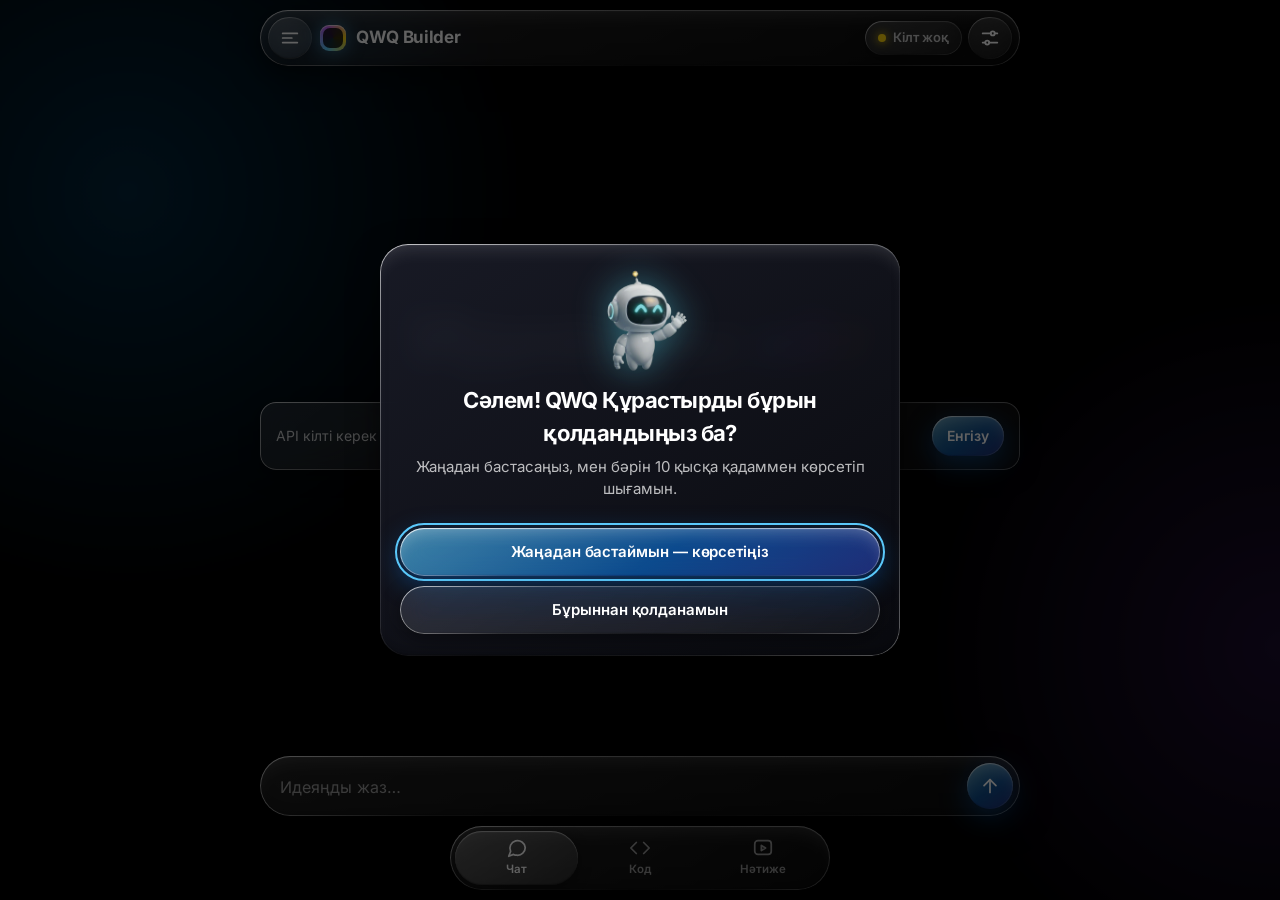
<file: index.html>
<!doctype html>
<html lang="kk">
<head>
<meta charset="utf-8">
<meta name="viewport" content="width=device-width,initial-scale=1,viewport-fit=cover">
<meta name="theme-color" content="#000000">
<meta name="color-scheme" content="dark">
<title>QWQ Builder — идеядан қосымшаға</title>
<meta name="description" content="AI-мен сөйлесіп идеяңды талқыла, QWQ агент жұмыс істейтін веб-қосымшаны өзі жасап береді.">
<link rel="preload" href="fonts/inter-cyrillic-ext.woff2" as="font" type="font/woff2" crossorigin>
<link rel="preload" href="fonts/inter-latin.woff2" as="font" type="font/woff2" crossorigin>
<link rel="stylesheet" href="css/glass.css">
<link rel="stylesheet" href="css/app.css">
<link rel="stylesheet" href="css/robot.css">
</head>
<body>

<!-- SVG: сыну фильтрі + белгішелер -->
<svg width="0" height="0" style="position:absolute" aria-hidden="true" focusable="false">
  <defs>
    <filter id="lg-refract" x="0" y="0" width="100%" height="100%" color-interpolation-filters="sRGB">
      <feTurbulence type="fractalNoise" baseFrequency="0.012 0.02" numOctaves="2" seed="7" result="n"/>
      <feGaussianBlur in="n" stdDeviation="1.5" result="nb"/>
      <feDisplacementMap in="SourceGraphic" in2="nb" scale="18" xChannelSelector="R" yChannelSelector="G"/>
    </filter>
    <symbol id="i-chat" viewBox="0 0 24 24"><path d="M21 11.5a8.4 8.4 0 0 1-9 8.4 8.6 8.6 0 0 1-3.8-.9L3 21l2-5.2A8.4 8.4 0 1 1 21 11.5z"/></symbol>
    <symbol id="i-code" viewBox="0 0 24 24"><polyline points="16 18 22 12 16 6"/><polyline points="8 6 2 12 8 18"/></symbol>
    <symbol id="i-result" viewBox="0 0 24 24"><rect x="3" y="4" width="18" height="15" rx="3.5"/><path d="M10.2 9.2l4.6 2.8-4.6 2.8z"/></symbol>
    <symbol id="i-settings" viewBox="0 0 24 24"><path d="M4 7h9M17 7h3M4 17h3M11 17h9"/><circle cx="15" cy="7" r="2.2"/><circle cx="9" cy="17" r="2.2"/></symbol>
    <symbol id="i-send" viewBox="0 0 24 24"><path d="M12 19V5"/><path d="M5.5 11.5L12 5l6.5 6.5"/></symbol>
    <symbol id="i-stop" viewBox="0 0 24 24"><rect x="6.5" y="6.5" width="11" height="11" rx="2.5" fill="currentColor"/></symbol>
    <symbol id="i-spark" viewBox="0 0 24 24"><path d="M11 3l1.9 5.1L18 10l-5.1 1.9L11 17l-1.9-5.1L4 10l5.1-1.9z"/><path d="M19 15l.8 2.2L22 18l-2.2.8L19 21l-.8-2.2L16 18l2.2-.8z"/></symbol>
    <symbol id="i-x" viewBox="0 0 24 24"><path d="M6 6l12 12M18 6L6 18"/></symbol>
    <symbol id="i-copy" viewBox="0 0 24 24"><rect x="9" y="9" width="11" height="11" rx="2.5"/><path d="M5 15V6.5A2.5 2.5 0 0 1 7.5 4H16"/></symbol>
    <symbol id="i-download" viewBox="0 0 24 24"><path d="M12 4v11"/><path d="M7 11l5 5 5-5"/><path d="M5 20h14"/></symbol>
    <symbol id="i-ext" viewBox="0 0 24 24"><path d="M14 4h6v6"/><path d="M20 4l-9 9"/><path d="M19 14v3.5a2.5 2.5 0 0 1-2.5 2.5h-9A2.5 2.5 0 0 1 5 17.5v-9A2.5 2.5 0 0 1 7.5 6H11"/></symbol>
    <symbol id="i-phone" viewBox="0 0 24 24"><rect x="7" y="2.5" width="10" height="19" rx="2.8"/><path d="M11 18.5h2"/></symbol>
    <symbol id="i-monitor" viewBox="0 0 24 24"><rect x="3" y="4" width="18" height="12" rx="2.5"/><path d="M8 20h8M12 16v4"/></symbol>
    <symbol id="i-check" viewBox="0 0 24 24"><path d="M5 12.5l4.5 4.5L19 7.5"/></symbol>
    <symbol id="i-file" viewBox="0 0 24 24"><path d="M14 3H7.5A2.5 2.5 0 0 0 5 5.5v13A2.5 2.5 0 0 0 7.5 21h9a2.5 2.5 0 0 0 2.5-2.5V8z"/><path d="M14 3v5h5"/></symbol>
    <symbol id="i-undo" viewBox="0 0 24 24"><path d="M9 14L4 9l5-5"/><path d="M4 9h10a6 6 0 0 1 0 12h-3"/></symbol>
    <symbol id="i-chev" viewBox="0 0 24 24"><path d="M6 9l6 6 6-6"/></symbol>
    <symbol id="i-list" viewBox="0 0 24 24"><path d="M9 6h11M9 12h11M9 18h11"/><circle cx="4.5" cy="6" r=".9"/><circle cx="4.5" cy="12" r=".9"/><circle cx="4.5" cy="18" r=".9"/></symbol>
    <symbol id="i-shield" viewBox="0 0 24 24"><path d="M12 3l8 3v6c0 4.5-3.2 8-8 9-4.8-1-8-4.5-8-9V6z"/><path d="M9 12l2 2 4-4"/></symbol>
    <symbol id="i-flag" viewBox="0 0 24 24"><path d="M5 21V4"/><path d="M5 4h12l-2.5 4L17 12H5"/></symbol>
    <symbol id="i-book" viewBox="0 0 24 24"><path d="M4 5.5A2.5 2.5 0 0 1 6.5 3H20v16H6.5A2.5 2.5 0 0 0 4 21.5z"/><path d="M4 18.5A2.5 2.5 0 0 1 6.5 16H20"/></symbol>
    <symbol id="i-wallet" viewBox="0 0 24 24"><path d="M4 7.5A2.5 2.5 0 0 1 6.5 5H18v3"/><rect x="3" y="8" width="18" height="12" rx="2.8"/><circle cx="16.5" cy="14" r="1.1"/></symbol>
    <symbol id="i-cal" viewBox="0 0 24 24"><rect x="3.5" y="5" width="17" height="16" rx="3"/><path d="M8 3v4M16 3v4M3.5 10h17"/></symbol>
    <symbol id="i-trash" viewBox="0 0 24 24"><path d="M4 7h16M9 7V4h6v3M6.5 7l1 13h9l1-13"/></symbol>
    <symbol id="i-menu" viewBox="0 0 24 24"><path d="M4 7h16M4 12h10M4 17h16"/></symbol>
    <symbol id="i-plus" viewBox="0 0 24 24"><path d="M12 5v14M5 12h14"/></symbol>
    <symbol id="i-pencil" viewBox="0 0 24 24"><path d="M4 20l1-4L16.5 4.5a2.1 2.1 0 0 1 3 3L8 19z"/><path d="M14.5 6.5l3 3"/></symbol>
    <symbol id="i-user" viewBox="0 0 24 24"><circle cx="12" cy="8" r="4"/><path d="M4.5 20.5c1-4 4-6 7.500-6s6.500 2 7.500 6"/></symbol>
    <symbol id="i-qr" viewBox="0 0 24 24"><rect x="3.5" y="3.5" width="7" height="7" rx="1.5"/><rect x="13.5" y="3.5" width="7" height="7" rx="1.5"/><rect x="3.5" y="13.5" width="7" height="7" rx="1.5"/><path d="M14 14h2.5v2.5H14zM18 18h2.5v2.5H18zM18 14h2.5M14 18h.01"/></symbol>
    <symbol id="i-eye" viewBox="0 0 24 24"><path d="M2 12s3.6-7 10-7 10 7 10 7-3.6 7-10 7S2 12 2 12z"/><circle cx="12" cy="12" r="3"/></symbol>
  </defs>
</svg>

<div class="bg" aria-hidden="true"><i class="orb orb--1"></i><i class="orb orb--2"></i><i class="orb orb--3"></i><i class="orb orb--4"></i></div>

<div class="app">

  <header class="top glass lens">
    <div class="top-l">
      <button class="btn btn--icon glass glass--flat" id="btn-menu" type="button" aria-label="Чаттар" style="--h:42px"><svg class="ico"><use href="#i-menu"/></svg></button>
      <div class="brand"><i></i>QWQ Builder</div>
    </div>
    <div class="top-r">
      <button class="chip glass glass--flat press" id="status" type="button" aria-label="Қосылым күйі"><b></b><span id="status-t">Кілт жоқ</span></button>
      <button class="btn btn--icon glass glass--flat" id="btn-settings" type="button" aria-label="Баптаулар" style="--h:42px"><svg class="ico"><use href="#i-settings"/></svg></button>
    </div>
  </header>

  <!-- ЧАТ -->
  <section class="view on" id="view-chat" aria-label="Чат">
    <div class="col">
      <div class="hero" id="hero">
        <h1>Идеяңды <em>айт</em></h1>
        <div class="keywarn glass glass--flat" id="keywarn" hidden>
          <span>API кілті керек</span>
          <button class="btn btn--sm btn--primary glass" type="button" data-open-settings>Енгізу</button>
        </div>
      </div>
      <div class="msgs" id="msgs" aria-live="polite"></div>
    </div>
  </section>

  <!-- КОД -->
  <section class="view" id="view-code" aria-label="Код">
    <div class="col stack" id="code-root"></div>
  </section>

  <!-- НӘТИЖЕ -->
  <section class="view" id="view-result" aria-label="Нәтиже">
    <div class="col res-wrap" id="res-root"></div>
  </section>

  <!-- ТӨМЕНГІ ҚАБАТ -->
  <div class="bottom" id="bottom">
    <div class="diffbar glass glass--dark" id="diffbar" hidden></div>
    <div class="dock" id="dock-chat">
      <form class="composer glass lens" id="composer" autocomplete="off">
        <textarea id="input" rows="1" placeholder="Идеяңды жаз…" aria-label="Хабарлама" enterkeyhint="send"></textarea>
        <button class="btn btn--icon btn--primary glass" id="send" type="submit" aria-label="Жіберу"><svg class="ico"><use href="#i-send"/></svg></button>
      </form>
    </div>
    <div class="dock" id="dock-tweak" hidden>
      <form class="composer glass lens" id="tweak-form" autocomplete="off">
        <textarea id="tweak" rows="1" placeholder="Не өзгертейік?" aria-label="Өзгерту сұрауы" enterkeyhint="send"></textarea>
        <button class="btn btn--icon btn--primary glass" id="tweak-send" type="submit" aria-label="Өзгерту"><svg class="ico"><use href="#i-spark"/></svg></button>
      </form>
    </div>
    <nav class="nav glass lens" id="nav" role="tablist" aria-label="Бөлімдер">
      <span class="nav-ind" id="nav-ind"></span>
      <button role="tab" data-view="chat" aria-selected="true"><svg class="ico"><use href="#i-chat"/></svg>Чат</button>
      <button role="tab" data-view="code" aria-selected="false"><svg class="ico"><use href="#i-code"/></svg>Код<i class="dot" id="dot-code" hidden></i></button>
      <button role="tab" data-view="result" aria-selected="false"><svg class="ico"><use href="#i-result"/></svg>Нәтиже<i class="dot" id="dot-result" hidden></i></button>
    </nav>
  </div>
</div>

<div class="toasts" id="toasts" role="status" aria-live="polite"></div>

<!-- ЧАТТАР ТІЗІМІ (бүйірлік панель) -->
<div class="dscrim" id="dscrim"></div>
<aside class="drawer glass glass--dark" id="drawer" aria-label="Чаттар" aria-hidden="true">
  <div class="drawer-h">
    <b>Чаттар</b>
    <button class="btn btn--icon btn--sm glass glass--flat" id="d-close" type="button" aria-label="Жабу"><svg class="ico ico--sm"><use href="#i-x"/></svg></button>
  </div>
  <button class="btn btn--primary btn--lg glass lens" id="d-new" type="button"><svg class="ico"><use href="#i-plus"/></svg>Жаңа чат</button>
  <button class="btn btn--lg glass glass--flat" id="d-gal" type="button" style="width:100%;margin-top:8px"><svg class="ico"><use href="#i-spark"/></svg>Галерея</button>
  <ul class="chat-list" id="d-list"></ul>
</aside>

<!-- БАПТАУЛАР -->
<div class="scrim" id="settings" role="dialog" aria-modal="true" aria-labelledby="set-title">
  <div class="sheet glass glass--dark">
    <h2 id="set-title">Баптаулар</h2>
    <button class="btn glass glass--flat set-how" id="set-tour" type="button"><svg class="ico ico--sm"><use href="#i-book"/></svg>Қалай жұмыс істейді?</button>
    <label class="field" style="margin-top:16px"><span>API кілті</span>
      <div class="input-row">
        <input class="input" id="set-key" type="password" autocomplete="off" spellcheck="false" placeholder="qwq_…">
        <button class="btn btn--icon glass glass--flat" id="set-eye" type="button" aria-label="Кілтті көрсету" style="--h:48px"><svg class="ico"><use href="#i-eye"/></svg></button>
      </div>
    </label>
    <label class="field"><span>Сервер</span>
      <input class="input" id="set-base" type="url" spellcheck="false">
    </label>
    <label class="field"><span>QR сервері</span>
      <input class="input" id="set-share" type="url" spellcheck="false">
    </label>
    <div class="field" id="cloud-box">
      <div class="cloud-row">
        <button class="btn btn--primary glass" id="set-google" type="button"><svg class="ico ico--sm"><use href="#i-user"/></svg><span id="set-google-t">Google арқылы кіру</span></button>
        <span class="cloud-t" id="cloud-t"></span>
      </div>
    </div>
    <div class="field" id="limit-box" hidden>
      <span id="limit-t"></span>
      <input class="input" id="set-limit-n" type="number" min="1" inputmode="numeric" aria-label="Күндік лимит">
    </div>
    <div class="row">
      <button class="btn btn--primary glass" id="set-test" type="button">Тексеру</button>
      <button class="btn glass glass--flat" id="set-save" type="button">Сақтау</button>
      <button class="btn glass glass--flat" id="set-limit" type="button">Лимит</button>
      <button class="btn glass glass--flat" id="set-demo" type="button">Демо</button>
      <button class="btn glass glass--flat" id="set-rec" type="button" title="Нақты іске қосуды жазып алу (демо үшін)">Жазу</button>
      <button class="btn glass glass--flat btn--danger" id="set-clear" type="button"><svg class="ico ico--sm"><use href="#i-trash"/></svg>Тазалау</button>
    </div>
  </div>
</div>

<!-- QR -->
<div class="scrim" id="qr" role="dialog" aria-modal="true" aria-label="QR код">
  <div class="sheet glass glass--dark qr-sheet">
    <div id="qr-load" class="qr-load"><div class="ring"></div></div>
    <div id="qr-body" hidden>
      <div class="qr-img" id="qr-img"></div>
      <div class="qr-url"><code id="qr-url"></code><button class="cp" id="qr-copy" type="button" aria-label="Көшіру"><svg class="ico ico--sm"><use href="#i-copy"/></svg></button></div>
    </div>
    <button class="btn glass glass--flat" id="qr-close" type="button">Жабу</button>
  </div>
</div>

<script src="vendor/marked.min.js"></script>
<script src="vendor/purify.min.js"></script>
<script src="vendor/jszip.min.js"></script>
<script src="vendor/qrcode.min.js"></script>
<script src="js/ui.js"></script>
<script src="js/store.js"></script>
<script src="js/api.js"></script>
<script src="js/check.js"></script>
<script src="js/cloud-config.js"></script>
<script src="js/chat.js"></script>
<script src="js/template.js"></script>
<script src="js/codegen.js"></script>
<script src="js/fix.js"></script>
<script src="js/agent.js"></script>
<script src="js/report.js"></script>
<script src="js/result.js"></script>
<script src="js/sheets.js"></script>
<script src="js/gallery.js"></script>
<script src="js/share.js"></script>
<script src="js/cloud.js"></script>
<script src="js/chats.js"></script>
<script src="js/demo-recording.js"></script>
<script src="js/demo.js"></script>
<script src="js/onboarding-steps.js"></script>
<script src="js/onboarding-beats.js"></script>
<script src="js/robot.js"></script>
<script src="js/tour.js"></script>
<script src="js/app.js"></script>
</body>
</html>
</file>
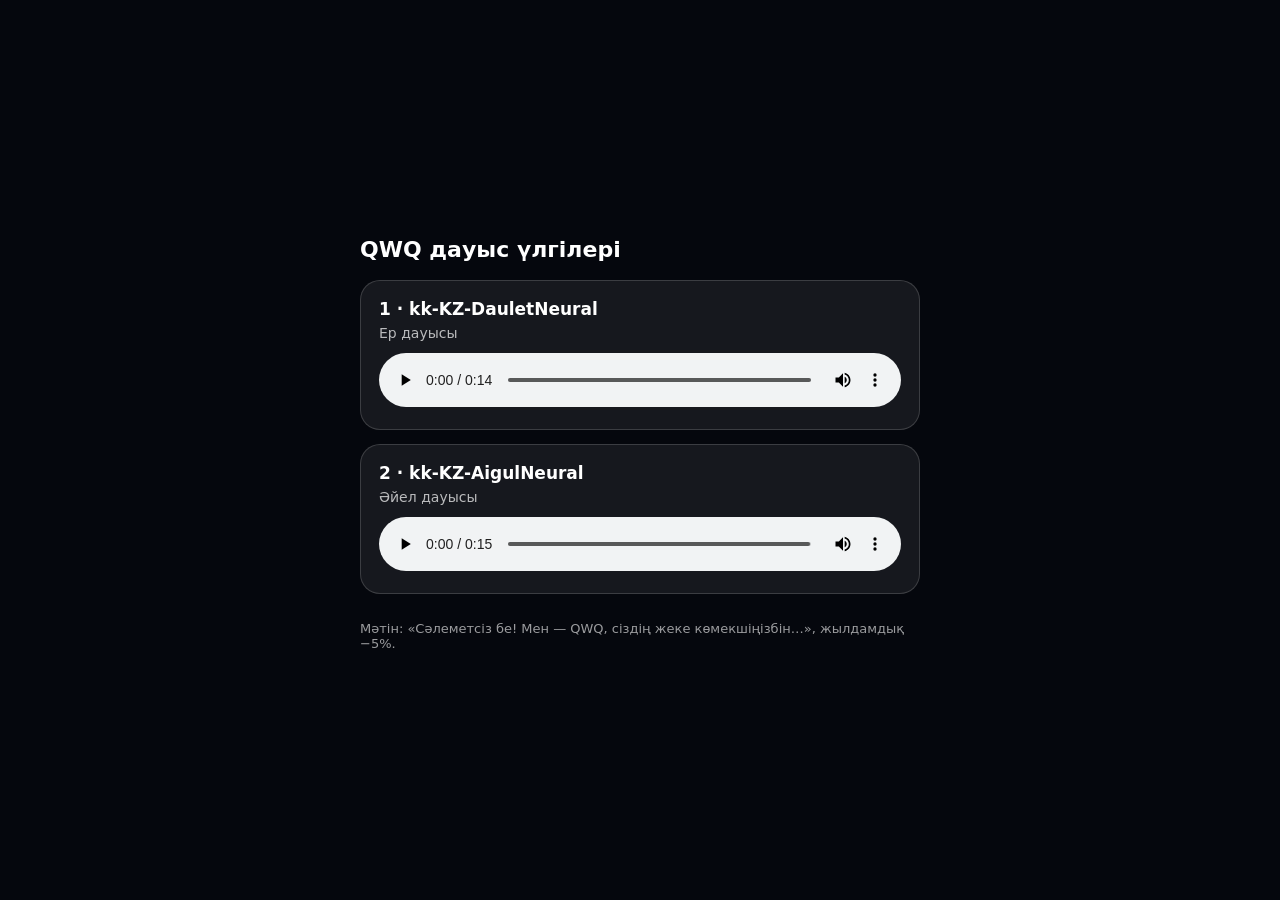
<file: audio/onboarding/samples/index.html>
<!doctype html>
<html lang="kk"><head><meta charset="utf-8"><meta name="viewport" content="width=device-width,initial-scale=1">
<title>QWQ дауыс үлгілері</title>
<style>
body{margin:0;min-height:100vh;background:#05070d;color:#fff;font-family:system-ui,sans-serif;display:grid;place-items:center;padding:16px;box-sizing:border-box}
main{width:min(100%,560px);display:grid;gap:14px}
h1{font-size:22px;margin:0 0 4px}
.c{padding:18px;border-radius:20px;background:rgba(255,255,255,.07);border:1px solid rgba(255,255,255,.16)}
.c b{font-size:17px}.c p{margin:6px 0 12px;color:rgba(255,255,255,.7);font-size:14px}
audio{width:100%}
</style></head><body><main>
<h1>QWQ дауыс үлгілері</h1>
<div class="c"><b>1 · kk-KZ-DauletNeural</b><p>Ер дауысы</p><audio controls preload="auto" src="daulet.mp3"></audio></div>
<div class="c"><b>2 · kk-KZ-AigulNeural</b><p>Әйел дауысы</p><audio controls preload="auto" src="aigul.mp3"></audio></div>
<p style="color:rgba(255,255,255,.6);font-size:13px">Мәтін: «Сәлеметсіз бе! Мен — QWQ, сіздің жеке көмекшіңізбін…», жылдамдық −5%.</p>
</main></body></html>
</file>
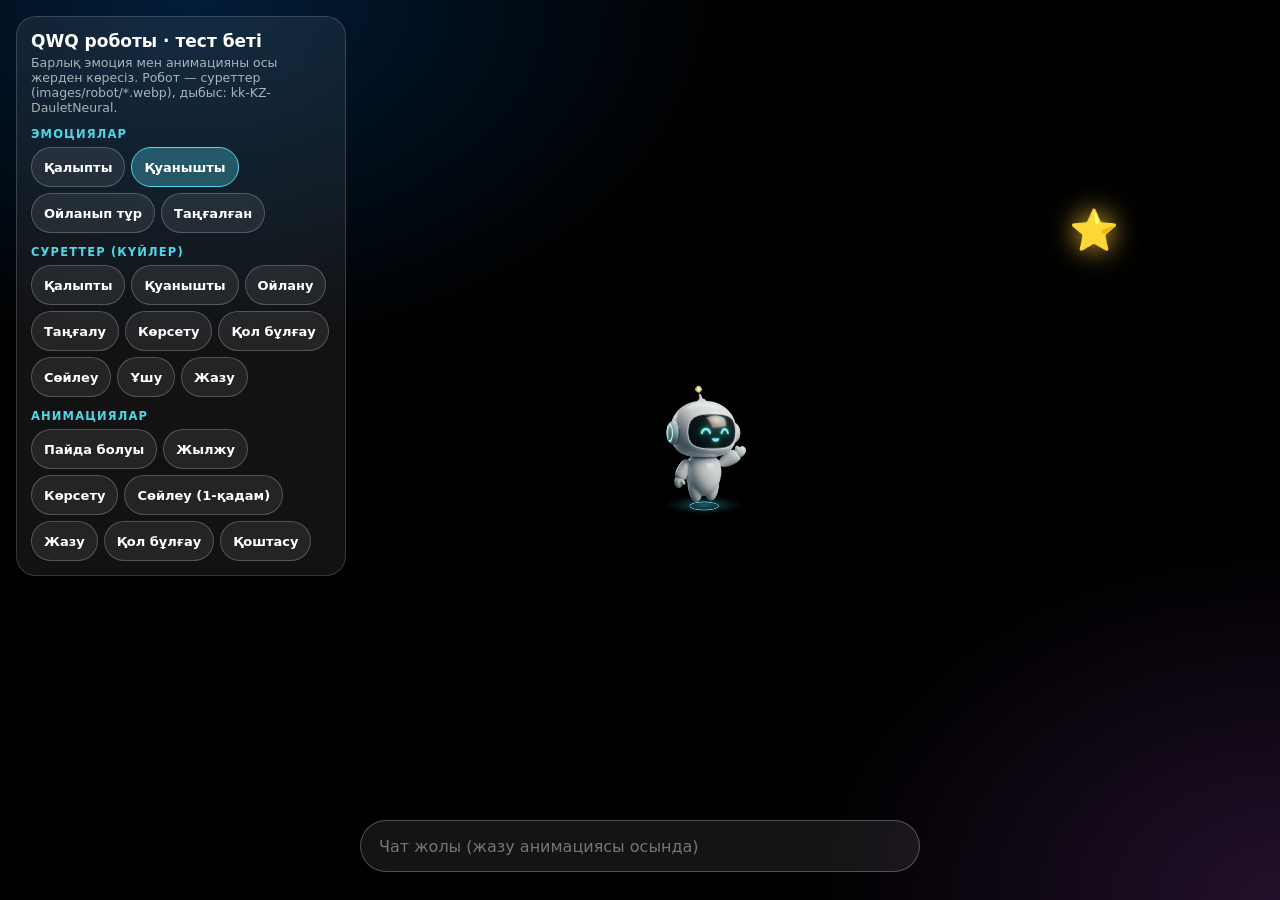
<file: robot-test.html>
<!doctype html>
<html lang="kk"><head><meta charset="utf-8"><meta name="viewport" content="width=device-width,initial-scale=1,viewport-fit=cover">
<title>QWQ роботы — тест беті</title>
<link rel="stylesheet" href="css/robot.css">
<style>
:root{color-scheme:dark}
body{margin:0;min-height:100vh;background:radial-gradient(900px 600px at 15% 0%,rgba(10,132,255,.22),transparent 60%),radial-gradient(800px 600px at 100% 100%,rgba(191,90,242,.18),transparent 60%),#000;color:#fff;font-family:Inter,system-ui,sans-serif}
.panel{position:fixed;left:16px;top:16px;z-index:10;width:min(330px,calc(100vw - 32px));box-sizing:border-box;padding:14px;border-radius:20px;background:rgba(255,255,255,.07);border:1px solid rgba(255,255,255,.16);-webkit-backdrop-filter:blur(18px);backdrop-filter:blur(18px)}
.panel h1{font-size:17px;margin:0 0 4px}.panel p{margin:0 0 10px;font-size:12.5px;color:rgba(255,255,255,.65)}
.panel h2{font-size:11.5px;letter-spacing:.1em;text-transform:uppercase;color:#4fd6ea;margin:12px 0 6px}
.grid{display:flex;flex-wrap:wrap;gap:6px}
.grid button{min-height:40px;padding:0 12px;border-radius:999px;border:1px solid rgba(255,255,255,.22);background:rgba(255,255,255,.08);color:#fff;font:600 13px Inter,system-ui,sans-serif;cursor:pointer}
.grid button.on{background:rgba(79,214,234,.3);border-color:#4fd6ea}
.target{position:fixed;right:12%;top:22%;width:64px;height:64px;display:grid;place-items:center;font-size:40px;filter:drop-shadow(0 0 14px #ffc83d)}
.fake-input{position:fixed;left:50%;bottom:28px;transform:translateX(-50%);width:min(560px,calc(100vw - 32px));box-sizing:border-box;min-height:52px;padding:0 18px;border-radius:26px;border:1px solid rgba(255,255,255,.25);background:rgba(255,255,255,.08);color:#fff;font:16px Inter,system-ui,sans-serif}
@media (max-width:600px){.panel{top:auto;bottom:16px;max-height:44vh;overflow:auto}.target{top:10%;right:10%}.fake-input{bottom:auto;top:66px}}
</style></head>
<body>
<div class="panel">
  <h1>QWQ роботы · тест беті</h1>
  <p>Барлық эмоция мен анимацияны осы жерден көресіз. Робот — суреттер (images/robot/*.webp), дыбыс: kk-KZ-DauletNeural.</p>
  <h2>Эмоциялар</h2>
  <div class="grid" id="emo">
    <button data-e="normal" class="on">Қалыпты</button><button data-e="happy">Қуанышты</button><button data-e="thinking">Ойланып тұр</button><button data-e="surprised">Таңғалған</button>
  </div>
  <h2>Суреттер (күйлер)</h2>
  <div class="grid" id="st"></div>
  <h2>Анимациялар</h2>
  <div class="grid">
    <button id="a-appear">Пайда болуы</button><button id="a-move">Жылжу</button><button id="a-point">Көрсету</button>
    <button id="a-speak">Сөйлеу (1-қадам)</button><button id="a-type">Жазу</button><button id="a-wave">Қол бұлғау</button><button id="a-bye">Қоштасу</button>
  </div>
</div>
<div class="target" id="star" aria-label="Нысана">⭐</div>
<input class="fake-input" id="inp" placeholder="Чат жолы (жазу анимациясы осында)" aria-label="Чат жолы">
<script src="js/robot.js"></script>
<script>
(function(){
  const R = QWQRobot.create(document.body);
  window.__qwqRobot = R;   // консольден сынау үшін
  const mob = () => innerWidth <= 600;
  const home = () => ({ x: mob() ? innerWidth / 2 : innerWidth * 0.55, y: mob() ? innerHeight * 0.42 : innerHeight * 0.5 });
  let bubble = null, sp = null;
  const $ = (s) => document.querySelector(s);
  const busy = (f) => async () => { try { await f(); } catch (e) { console.error(e); } };
  const setEmo = (e) => { R.emotion(e); document.querySelectorAll("#emo button").forEach((b) => b.classList.toggle("on", b.dataset.e === e)); };
  document.querySelectorAll("#emo button").forEach((b) => (b.onclick = () => setEmo(b.dataset.e)));
  const ST = { idle: "Қалыпты", happy: "Қуанышты", thinking: "Ойлану", surprised: "Таңғалу", point: "Көрсету", wave: "Қол бұлғау", talk: "Сөйлеу", fly: "Ұшу", type: "Жазу" };
  $("#st").innerHTML = QWQRobot.STATES.map((k) => `<button data-s="${k}">${ST[k]}</button>`).join("");
  $("#st").onclick = (e) => { const b = e.target.closest("[data-s]"); if (!b) return; R.show(b.dataset.s); document.querySelectorAll("#st button").forEach((x) => x.classList.toggle("on", x === b)); };
  const ensure = async () => { if (!R.el.isConnected) location.reload(); if (getComputedStyle(R.el).opacity === "0") { const h = home(); await R.appear(h.x, h.y); } };

  function placeBubble() {
    if (!bubble) return;
    const s = R.size(), p = R.pos, w = bubble.offsetWidth, h = bubble.offsetHeight;
    let x = p.x + s * 0.55, y = p.y - s * 0.7;
    if (mob() || x + w > innerWidth - 16) { x = Math.max(16, Math.min(innerWidth - w - 16, p.x - w / 2)); y = p.y - s * 0.75 - h; }
    bubble.style.left = Math.max(16, x) + "px"; bubble.style.top = Math.max(16, y) + "px";
  }
  function showBubble(step, total) {
    if (!bubble) { bubble = document.createElement("div"); bubble.className = "qwq-bubble"; bubble.setAttribute("role", "status"); bubble.setAttribute("aria-live", "polite"); document.body.appendChild(bubble); }
    bubble.innerHTML = `<div class="qb-step">${step} / ${total} · Сәлемдесу</div><div class="qb-text" id="qb-t"></div>
      <div class="qb-ctl"><button id="qb-pause" type="button">⏸ Тоқтату</button><button id="qb-mute" type="button" aria-pressed="false">🔊 Дыбыс</button>
      <button id="qb-prev" type="button" hidden>← Алдыңғысы</button><button id="qb-again" type="button" hidden>↻ Қайта түсіндір</button><button id="qb-next" class="qb-main" type="button" hidden>Әрі қарай →</button></div>`;
    placeBubble();
  }

  $("#a-appear").onclick = busy(async () => { R.el.style.opacity = "0"; const h = home(); setEmo("happy"); await R.appear(h.x, h.y); setEmo("normal"); });
  $("#a-move").onclick = busy(async () => { await ensure(); const p = R.pos, l = p.x < innerWidth / 2; await R.moveTo(l ? innerWidth * 0.75 : innerWidth * 0.3, l ? innerHeight * 0.35 : innerHeight * 0.6); placeBubble(); });
  $("#a-point").onclick = busy(async () => {
    await ensure(); const st = $("#star").getBoundingClientRect();
    await R.moveTo(Math.max(R.size() / 2 + 10, st.left - R.size() * 0.9), st.top + st.height + R.size() * 0.3);
    R.highlight($("#star")); await R.pointAt($("#star")); setEmo("happy");
    setTimeout(() => { R.unhighlight(); R.relax(); setEmo("normal"); }, 2600);
  });
  $("#a-speak").onclick = busy(async () => {
    await ensure(); setEmo("happy"); showBubble(1, 11);
    const T = $("#qb-t");
    const after = () => { ["qb-pause", "qb-mute"].forEach((i) => ($("#" + i).hidden = true)); ["qb-again", "qb-next"].forEach((i) => ($("#" + i).hidden = false)); setEmo("normal"); };
    sp = R.speak({ audio: "audio/onboarding/01.mp3", vtt: "audio/onboarding/01.vtt", onCue: (c) => { T.style.opacity = 0; setTimeout(() => { T.textContent = c.text; T.style.opacity = 1; placeBubble(); }, 120); }, onEnd: after });
    $("#qb-pause").onclick = () => { if (sp.paused) { sp.resume(); $("#qb-pause").textContent = "⏸ Тоқтату"; } else { sp.pause(); $("#qb-pause").textContent = "▶ Жалғастыру"; } };
    $("#qb-mute").onclick = (e) => { const m = !sp.muted; sp.setMuted(m); e.currentTarget.textContent = m ? "🔇 Дыбыссыз" : "🔊 Дыбыс"; e.currentTarget.setAttribute("aria-pressed", m); };
    $("#qb-again").onclick = () => $("#a-speak").click();
    $("#qb-next").onclick = () => { if (bubble) { bubble.remove(); bubble = null; } };
  });
  $("#a-type").onclick = busy(async () => {
    await ensure(); const r = $("#inp").getBoundingClientRect();
    // үстінде орын жетпесе (телефонда чат жолы жоғарыда), жолдың астына қонады
    const above = r.top - R.size() * 0.55, s = R.size();
    await R.moveTo(Math.min(innerWidth - s / 2 - 10, r.right - s * 0.3), above - s * 0.55 < 8 ? r.bottom + s * 0.62 : above);
    R.highlight($("#inp")); setEmo("normal");
    await R.typeInto($("#inp"), "Маған сабақ кестесін көрсететін қосымша керек");
    setEmo("happy"); setTimeout(() => R.unhighlight(), 1500);
  });
  $("#a-wave").onclick = busy(async () => { await ensure(); setEmo("happy"); await R.wave(2); });
  $("#a-bye").onclick = busy(async () => {
    await ensure(); if (bubble) { bubble.remove(); bubble = null; }
    const x = innerWidth - 40, y = innerHeight - 128;
    await R.bye(x, y);
  });
  addEventListener("resize", placeBubble);
  // бет ашылғанда: пайда болу
  setTimeout(() => $("#a-appear").click(), 300);
})();
</script>
</body></html>
</file>
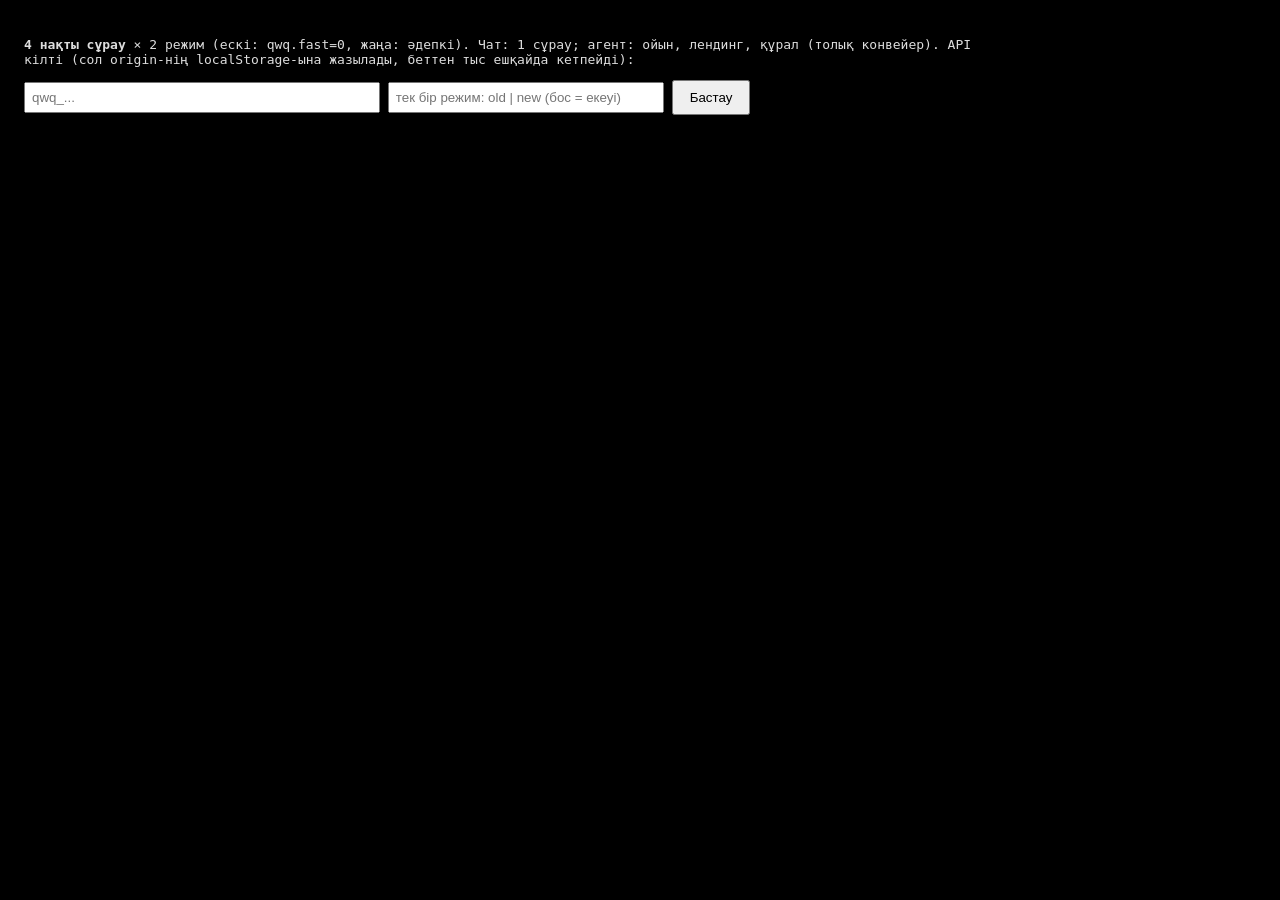
<file: tests/bench.html>
<!doctype html><meta charset="utf-8"><title>QWQ Builder · жылдамдық өлшеуі (ескі vs жаңа)</title>
<body style="font:13px monospace;background:#000;color:#ddd;padding:16px;max-width:980px">
<p><b>4 нақты сұрау</b> × 2 режим (ескі: <code>qwq.fast=0</code>, жаңа: әдепкі). Чат: 1 сұрау; агент: ойын, лендинг, құрал (толық конвейер).
API кілті (сол origin-нің localStorage-ына жазылады, беттен тыс ешқайда кетпейді):</p>
<input id="key" type="password" placeholder="qwq_..." style="width:340px;padding:6px"> <input id="only" placeholder="тек бір режим: old | new (бос = екеуі)" style="width:260px;padding:6px">
<button id="go" style="padding:8px 16px">Бастау</button>
<pre id="out"></pre><iframe id="app" style="width:390px;height:700px;border:1px solid #333;display:none"></iframe>
<script>
const IDEAS = [
  { title: "Ғарыш қорғанысы", summary: "Ғарыштағы шапқыншыларды атып түсіретін ойын.", prompt: "Ғарыш шутері ойынын жаса: кеме төменде, жау жоғарыдан түседі, ату, ұпай, деңгей, рекорд, дыбыс. Телефонда сенсор батырмалары." },
  { title: "Кофехана лендингі", summary: "Алматыдағы кофеханаға арналған лендинг бет.", prompt: "Кофехана үшін лендинг: hero, мәзір (сүзгімен), пікірлер, байланыс формасы, әдемі анимациялар." },
  { title: "Ипотека калькуляторы", summary: "Ай сайынғы ипотека төлемін есептейтін құрал.", prompt: "Ипотека калькуляторы: баға, алғашқы жарна, мерзім, пайыз; ай сайынғы төлем, жалпы артық төлем, график." },
];
const CHAT = "Мен студенттерге арналған күнделікті міндеттер тізімін жасағым келеді. Қандай функциялар болуы керек?";
const out = document.getElementById("out"), $ = (id) => document.getElementById(id);
const log = (t) => { out.textContent += t + "\n"; };
const sleep = (ms) => new Promise((r) => setTimeout(r, ms));
const s1 = (ms) => (ms == null ? "—" : (ms / 1000).toFixed(1));
const kind = (m) => /әзірлеу жоспарын/.test(m) ? "plan" : /ЖАУАП ФОРМАТЫ/.test(m) ? "code" : /ақаулар табылды|ӨЛІ|Төмендегі қосымшаны іске/.test(m) ? "fix" : /код тексерушісісің/.test(m) ? "review" : /сапа тізімімен/i.test(m) ? "improve" : "other";

async function load(mode, key) {
  localStorage.setItem("qwq.key", key); localStorage.setItem("qwq.demo", "0"); localStorage.setItem("qwq.tour.done", "1");
  if (mode === "old") localStorage.setItem("qwq.fast", "0"); else localStorage.removeItem("qwq.fast");
  const f = $("app"); f.style.display = "block"; f.src = "../index.html?b=" + Date.now();
  await new Promise((r) => (f.onload = r)); await sleep(800);
  const Q = f.contentWindow.QWQ; Q.demo.set(false);
  // әр chat() шақыруын уақыттаймыз: бірінші токен, ұзақтығы, модель
  const calls = []; const orig = Q.api.chat;
  Q.api.chat = async function (o) {
    const c = { k: kind(o.message || ""), t0: performance.now(), first: null, model: null, tries: 0 }; calls.push(c);
    const od = o.onDelta; const o2 = Object.assign({}, o, { onDelta: (d, full) => { if (c.first == null) c.first = performance.now() - c.t0; od && od(d, full); } });
    try { const r = await orig.call(this, o2); c.ms = performance.now() - c.t0; if (c.first == null) c.first = r.ttft != null ? r.ttft : c.ms; return r; }
    catch (e) { c.ms = performance.now() - c.t0; c.err = e.message; throw e; }
  };
  return { Q, calls, win: f.contentWindow };
}

async function runChat(mode, key) {
  const { Q, calls } = await load(mode, key);
  Q.store.newChat(); Q.go("chat");
  const doc = $("app").contentWindow.document;
  const t0 = performance.now(); let first = null, words = 0;
  const ta = doc.getElementById("input"); ta.value = CHAT;
  const send = Q.chat.send(CHAT);
  // бірінші сөз: чат көпіршігінде мәтін пайда болған сәт
  const poll = setInterval(() => { const b = doc.querySelectorAll(".msg--ai"); const last = b[b.length - 1]; if (last && first == null && (last.textContent || "").trim().length > 2) first = performance.now() - t0; }, 50);
  await send; clearInterval(poll);
  const total = performance.now() - t0;
  const ans = (Q.store.data.messages.slice(-1)[0] || {}).content || "";
  const sentences = (ans.match(/[.!?…](\s|$)/g) || []).length;
  return { mode, name: "чат", firstWord: first != null ? first : (calls[0] && calls[0].first), total, extra: `${ans.length} таңба, ${sentences} сөйлем`, err: calls.find((c) => c.err)?.err };
}

async function runApp(mode, key, idea) {
  const { Q, calls } = await load(mode, key);
  Q.store.newChat(); Q.store.data.idea = Object.assign({}, idea); Q.code.render();
  const t0 = performance.now();
  await Q.code.run();
  const total = performance.now() - t0, D = Q.store.data, r = D.report || { left: ["есеп жоқ"] };
  const stage = (k) => { const cs = calls.filter((c) => c.k === k && c.ms != null); return cs.length ? { sum: cs.reduce((a, c) => a + c.ms, 0), first: Math.min(...cs.map((c) => c.first ?? c.ms)), n: cs.length } : null; };
  const P = (Q.constructor && $("app").contentWindow.__qwqPerf || {})["агент (тексерумен)"];
  const stages = {}; for (const k of ["plan", "code", "review", "fix", "improve"]) stages[k] = stage(k);
  const html = (D.files && D.files.html) || "";
  return { mode, name: idea.title, total, stages, perf: P && P.stages, left: r.left.length, leftList: r.left, type: D.meta && D.meta.type, style: D.meta && D.meta.style, htmlBytes: html.length, jsBytes: ((D.files && D.files.js) || "").length, calls: calls.length };
}

function table(rows) {
  log("\n| Режим | Сынақ | 1-ші сөз/токен | Жоспар | Код (1-ші токен / жалпы) | Тексеру+түзету | Жақсарту | ЖИЫНЫ | Ақау | Көлемі |\n|---|---|---|---|---|---|---|---|---|---|");
  for (const r of rows) {
    if (r.name === "чат") { log(`| ${r.mode} | чат | ${s1(r.firstWord)} с | — | — | — | — | — | ${s1(r.total)} с | — | ${r.extra}${r.err ? " ҚАТЕ: " + r.err : ""} |`); continue; }
    const g = (k) => (r.stages[k] ? s1(r.stages[k].sum) : "—");
    const code = r.stages.code ? `${s1(r.stages.code.first)} / ${s1(r.stages.code.sum)}` : "—";
    const ver = (r.stages.review || r.stages.fix) ? `${s1((r.stages.review?.sum || 0) + (r.stages.fix?.sum || 0))}` : "—";
    log(`| ${r.mode} | ${r.name} (${r.type}/${r.style}) | ${s1(r.stages.plan?.first)} с | ${g("plan")} с | ${code} с | ${ver} с | ${g("improve")} с | ${s1(r.total)} с | ${r.left} | ${r.htmlBytes} б (js ${r.jsBytes}) |`);
  }
}

$("go").onclick = async () => {
  const key = $("key").value.trim(); if (!key) { log("API кілті керек."); return; }
  const only = $("only").value.trim(); const modes = only ? [only] : ["old", "new"];
  const rows = [];
  for (const mode of modes) {
    log(`▶ режим: ${mode}`);
    try { const r = await runChat(mode, key); rows.push(r); log(`  чат: 1-ші сөз ${s1(r.firstWord)} с, жалпы ${s1(r.total)} с, ${r.extra}`); } catch (e) { log("  чат ҚАТЕ: " + e.message); }
    for (const idea of IDEAS) {
      try { const r = await runApp(mode, key, idea); rows.push(r); log(`  ${idea.title}: ${s1(r.total)} с, ақау ${r.left} ${r.leftList.join(" | ")}`); } catch (e) { log(`  ${idea.title} ҚАТЕ: ` + e.message); }
    }
  }
  table(rows);
  window.__bench = rows;
  log("\nДайын. Кестені көшіріп ал.");
};
</script>
</file>
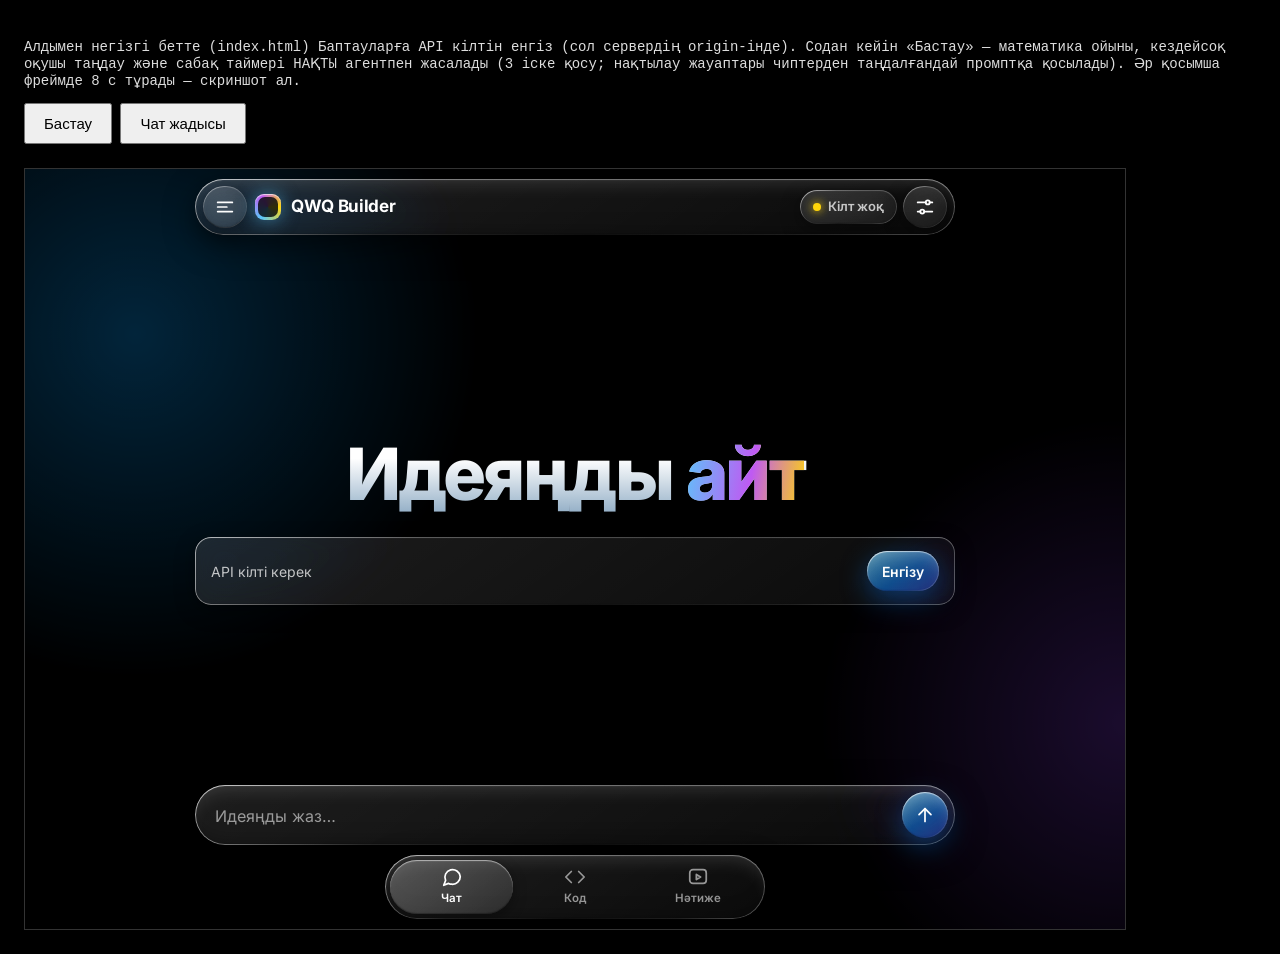
<file: tests/real.html>
<!doctype html><meta charset="utf-8"><title>QWQ Builder · нақты тексеріс (3 агент іске қосуы)</title>
<body style="font:14px monospace;background:#000;color:#ddd;padding:16px">
<p>Алдымен негізгі бетте (index.html) Баптауларға API кілтін енгіз (сол сервердің origin-інде). Содан кейін «Бастау» — математика ойыны, кездейсоқ оқушы таңдау және сабақ таймері НАҚТЫ агентпен жасалады (3 іске қосу; нақтылау жауаптары чиптерден таңдалғандай промптқа қосылады). Әр қосымша фреймде 8 с тұрады — скриншот ал.</p>
<button id="go" style="padding:10px 18px;font-size:15px">Бастау</button> <button id="mem" style="padding:10px 18px;font-size:15px">Чат жадысы</button> <pre id="out"></pre>
<iframe id="app" src="../index.html" style="width:1100px;max-width:100%;height:760px;border:1px solid #333;margin-top:10px"></iframe>
<script>
const Q_ = (lines) => "\n\nҚОЛДАНУШЫНЫҢ НАҚТЫЛАУЛАРЫ (міндетті түрде ұстан):\n" + lines.map((l) => "- " + l).join("\n");
const IDEAS = [
  { title: "Математика ойыны", summary: "Бастауыш сынып оқушыларына арналған математика ойыны.", prompt: "Математика ойыны жаса." + Q_(["Стиль: Түрлі-түсті", "Кімге арналған: Бастауыш", "Қиындық: Оңай"]) },
  { title: "Кездейсоқ оқушы таңдау", summary: "Сабақта кездейсоқ оқушыны таңдайтын құрал.", prompt: "Сыныптан кездейсоқ оқушы таңдайтын қосымша жаса." + Q_(["Стиль: Жарық", "Кімге арналған: Мұғалім"]) },
  { title: "Сабақ таймері", summary: "Сабаққа арналған таймер.", prompt: "Сабақ таймерін жаса." + Q_(["Стиль: Қараңғы", "Кімге арналған: Мұғалім"]) },
];
const out = document.getElementById("out");
document.getElementById("go").onclick = async () => {
  const W = document.getElementById("app").contentWindow, Q = W.QWQ;
  if (!Q.store.key) { out.textContent = "API кілті жоқ: фреймдегі Баптауларда енгіз."; return; }
  Q.demo.set(false);
  const rows = [];
  for (const idea of IDEAS) {
    Q.store.newChat(); Q.store.data.idea = Object.assign({}, idea); Q.code.render(); Q.go("code");
    out.textContent += "▶ " + idea.title + " …\n";
    const t = performance.now(), u0 = Q.store.usage.used;
    await Q.code.run();
    const D = Q.store.data, r = D.report || { left: ["есеп жоқ"] }, sec = (performance.now() - t) / 1000;
    const chk = D.files.html ? await Q.check.run(D.files.html) : { eng: ["(html жоқ)"], issues: [] };
    const row = { name: idea.title, type: D.meta && D.meta.type, sec: +sec.toFixed(0), requests: Q.store.usage.used - u0, left: r.left, eng: chk.eng || [], kb: +((D.files.html || "").length / 1024).toFixed(1), perf: (W.__qwqPerf || {})["агент (тексерумен)"] };
    rows.push(row);
    out.textContent += `  ${row.sec} с, сұрау: ${row.requests}, ${row.kb} КБ, ағылшын: ${row.eng.length ? row.eng.join(", ") : "жоқ"}, қалған ақау: ${row.left.length} ${row.left.join(" | ")}\n`;
    Q.go("result");
    await new Promise((res) => setTimeout(res, 8000));   // скриншот алуға уақыт
  }
  window.__real = rows;
  out.textContent += "Дайын.\n";
};
// Чат жадысы: бірінші талап → 3 нұсқа → 2-сі чиппен → жалғастыру → 10+ хабар → Кодқа өту → нәтиже
document.getElementById("mem").onclick = async () => {
  const W = document.getElementById("app").contentWindow, Q = W.QWQ, d = W.document, wait = (ms) => new Promise((r) => setTimeout(r, ms));
  if (!Q.store.key) { out.textContent = "API кілті жоқ: фреймдегі Баптауларда енгіз."; return; }
  Q.demo.set(false); Q.store.newChat(); Q.go("chat");
  const last = () => (Q.store.data.messages.slice(-1)[0] || {}).content || "";
  const say = async (t) => { const t0 = performance.now(); await Q.chat.send(t); out.textContent += `» ${t}\n  (${((performance.now() - t0) / 1000).toFixed(1)} с) ${last().replace(/\s+/g, " ").slice(0, 220)}\n`; };
  await say("Маңызды талап: бұл қосымша тек 3-сынып оқушыларына арналады, түсі жасыл болсын.");
  await say("Математика ойынына 3 түрлі нұсқа ұсын, нөмірлеп.");
  const chips = [...d.querySelectorAll(".opt-row .qchip")];
  out.textContent += `  чиптер: ${chips.map((b) => b.textContent).join(" | ") || "ЖОҚ"}\n`;
  if (chips.length < 2) return;
  const pick = chips[1].textContent.replace(/^2\.\s*/, "");
  const t0 = performance.now(); chips[1].click(); await wait(300); while (Q.chat.isBusy()) await wait(200);
  out.textContent += `» [чип 2: ${pick}]\n  (${((performance.now() - t0) / 1000).toFixed(1)} с) ${last().replace(/\s+/g, " ").slice(0, 260)}\n`;
  for (const t of ["Ұпай қалай есептеледі?", "Ойында неше деңгей болады?", "Дыбыс керек пе?", "Жарайды, қай түсті қолданамыз және кімге арналған?"]) await say(t);
  out.textContent += `  хабар саны: ${Q.store.data.messages.length}; соңғы жауапта «3-сынып»: ${/3[- ]?сынып/i.test(last())}, «жасыл»: ${/жасыл/i.test(last())}\n`;
  d.querySelector("#make").click();
  for (let i = 0; i < 200 && !d.querySelector(".qcard") && Q.view !== "code"; i++) await wait(150);
  if (d.querySelector(".qcard")) { out.textContent += `  нақтылау сұрақтары: ${[...d.querySelectorAll(".q-t")].map((x) => x.textContent).join(" | ")}\n`; d.querySelector(".q-go .btn").click(); }
  for (let i = 0; i < 30 && !Q.code.isRunning(); i++) await wait(100);
  if (!Q.code.isRunning() && d.querySelector("#go-agent")) d.querySelector("#go-agent").click();   // сұрақсыз жағдайда агент Код бетінен қолмен іске қосылады
  for (let i = 0; i < 50 && !Q.code.isRunning(); i++) await wait(100);
  const idea = Q.store.data.idea || {};
  out.textContent += `  шешімдер: ${(idea.decisions || []).join(" | ")}\n  промптта таңдау: ${idea.prompt.includes(pick)}, «3-сынып»: ${/3[- ]?сынып/i.test(idea.prompt)}, «жасыл»: ${/жасыл/i.test(idea.prompt)}\n  агент жұмыс істеп жатыр…\n`;
  const ta = performance.now(); while (Q.code.isRunning()) await wait(500);
  const html = Q.store.data.files.html || "", key = pick.split(/\s+/).filter((w) => w.length > 3)[0] || pick;
  const chk = html ? await Q.check.run(html) : { eng: [] };
  out.textContent += `  код: ${((performance.now() - ta) / 1000).toFixed(0)} с, нәтижеде «${key}»: ${html.includes(key)}, ағылшын: ${(chk.eng || []).join(", ") || "жоқ"}, ақау: ${((Q.store.data.report || {}).left || []).length}\n`;
  Q.go("result");
  window.__mem = { pick, decisions: idea.decisions, ok: html.includes(key) };
  out.textContent += "Дайын.\n";
};
</script>
</file>
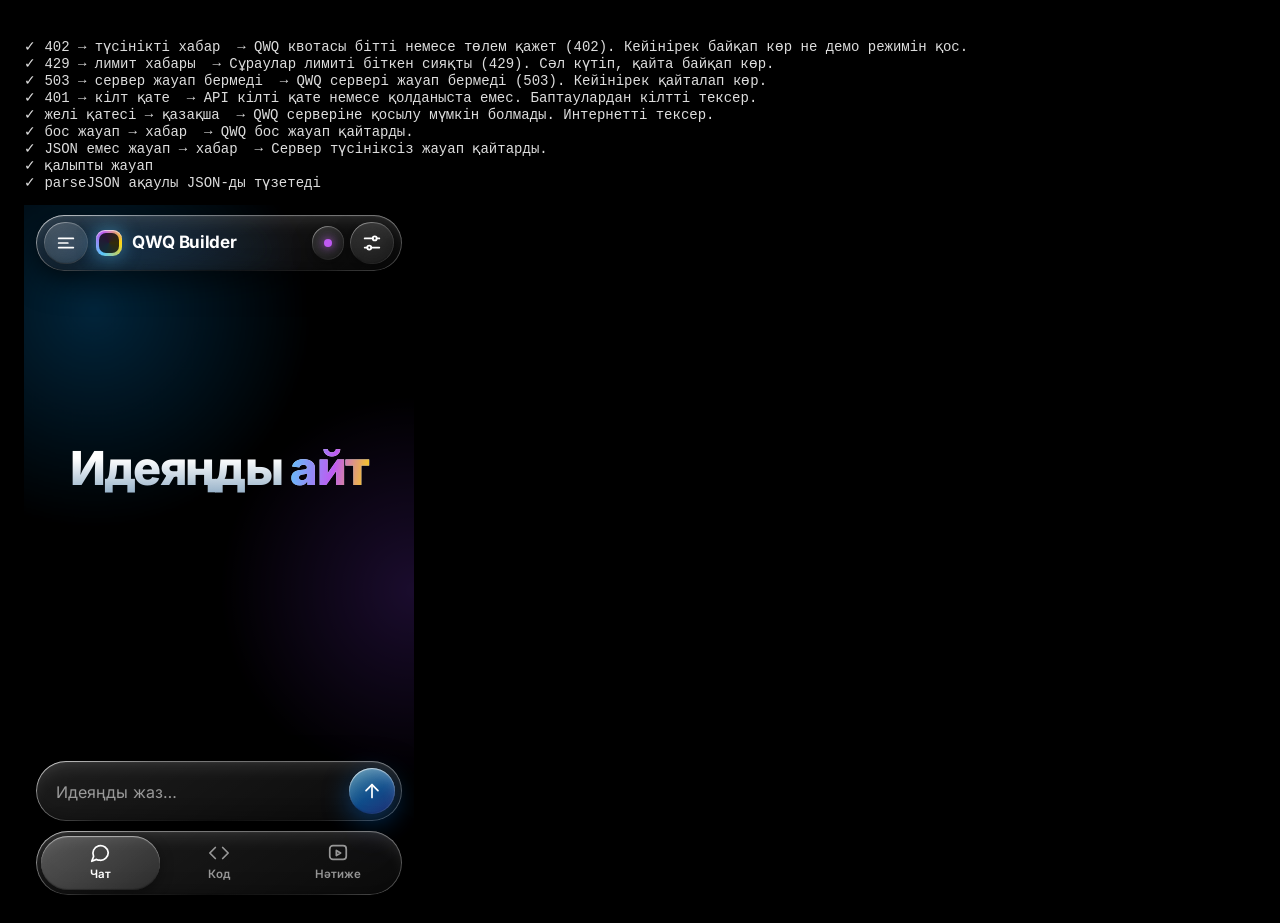
<file: tests/smoke.html>
<!doctype html><meta charset="utf-8"><title>QWQ Builder smoke tests</title>
<body style="font:14px monospace;background:#000;color:#ddd;padding:16px"><pre id="out"></pre>
<script>
/* Тест беті: index.html-ді iframe-ге жүктеп, API-ді fetch mock-пен тексереді. Нақты API шақырылмайды. */
const out = document.getElementById("out"); let pass = 0, fail = 0;
const log = (ok, name, extra) => { ok ? pass++ : fail++; out.textContent += (ok ? "✓ " : "✗ ") + name + (extra ? "  → " + extra : "") + "\n"; };
const sleep = (ms) => new Promise((r) => setTimeout(r, ms));
// тест кілтті уақытша «test-key»/«mock»-қа ауыстырады: қолданушының нақты кілті соңында (қате болса да) қайтарылады
const KEY0 = localStorage.getItem("qwq.key");
const restoreKey = () => { if (KEY0 == null) localStorage.removeItem("qwq.key"); else localStorage.setItem("qwq.key", KEY0); };
(async () => {
  localStorage.setItem("qwq.demo", "0"); localStorage.setItem("qwq.tour.done", "1");
  const f = document.createElement("iframe"); f.src = "../index.html"; f.style.cssText = "width:390px;height:700px;border:0"; document.body.appendChild(f);
  await new Promise((r) => (f.onload = r)); await sleep(800);
  const W = f.contentWindow, Q = W.QWQ;
  Q.store.key = "test-key"; Q.demo.active = false;
  const mock = (fn) => { W.fetch = fn; };
  const resp = (st, body, hdr) => new W.Response(typeof body === "string" ? body : JSON.stringify(body), { status: st, headers: hdr || {} });
  const expect = async (name, fn, re, code) => {
    try { await Q.api.chat({ message: "x", stream: false, tries: 1 }); log(false, name, "қате күтілген, шықпады"); }
    catch (e) { log(re.test(e.message) && (!code || e.code === code), name, e.message); }
  };
  mock(async () => resp(402, { error: "payment" })); await expect("402 → түсінікті хабар", 0, /\(402\)|Сұрау орындалмады/);
  mock(async () => resp(429, {}, { "retry-after": "1" })); await expect("429 → лимит хабары", 0, /лимит/);
  mock(async () => resp(503, {})); await expect("503 → сервер жауап бермеді", 0, /503/);
  mock(async () => resp(401, {})); await expect("401 → кілт қате", 0, /кілт/);
  mock(async () => { throw new TypeError("Failed to fetch"); }); await expect("желі қатесі → қазақша", 0, /Интернет|қосылу/);
  mock(async () => resp(200, { answer: "" })); await expect("бос жауап → хабар", 0, /бос жауап/, "empty");
  mock(async () => resp(200, "<html>not json")); await expect("JSON емес жауап → хабар", 0, /түсініксіз/);
  mock(async () => resp(200, { answer: "Сәлем" }));
  try { const r = await Q.api.chat({ message: "x", stream: false, tries: 1 }); log(r.answer === "Сәлем", "қалыпты жауап"); } catch (e) { log(false, "қалыпты жауап", e.message); }
  // идея JSON талдау
  log(!!Q.api.parseJSON('```json\n{"title":"a","prompt":"b",}\n```'), "parseJSON ақаулы JSON-ды түзетеді");
  // демо толық жүріс
  Q.demo.set(true); await Q.demo.play();
  const D = Q.store.data;
  log(D.messages.length >= 2, "демо: чат хабарламалары", D.messages.length);
  log(!!D.idea && !!D.idea.prompt, "демо: идея/промпт бар");
  log(!!D.files.plan && !D.files.info && !!D.files.html, "демо: plan/html файлдары (іздеу файлы жоқ)");
  log(D.versions.length >= 1, "демо: нәтиже нұсқасы", D.versions.length);
  log(/<html/i.test(D.files.html) && /<\/html>/i.test(D.files.html), "демо: HTML толық");
  log(Q.store.list().length >= 1, "чат тарихында жазба бар");
  const n0 = Q.store.list().length; Q.chats.newChat(); log(Q.store.list().length >= n0 && Q.store.data.messages.length === 0, "жаңа чат бос ашылады");
  // ---- 2-кезең: шаблонсыз жазу, көрініс және тіл тексерісі, нақтылау сұрақтары, өзгерту режимі ----
  const T = (b, c, j) => Q.template.build("T", b, c, j);
  const iss = async (h) => (await Q.check.run(h)).issues;
  const by = (id) => 'document.getElementById("' + id + '")';
  log(!Q.styles && !Q.gametpl && !/Game\.run|W\.store|W\.toast|\.tabbar/.test(T("<p>x</p>", "", "")), "ойын қозғалтқышы мен стиль кітапханасы жоқ, қабық бос");
  log((await iss(T("<div></div>", "", ""))).some((x) => /^Бет бос/.test(x)), "бос бет анықталады");
  log((await iss(T('<h1>Сәлем әлем</h1><button id="b">Бас</button>', "", by("b") + '.addEventListener("click",function(){document.title="бір"})'))).length === 0, "қалыпты бет ақаусыз");
  log((await iss(T('<canvas id="q" width="200" height="100"></canvas><button id="b">Бас</button>', "", by("b") + '.onclick=function(){document.title="a"}'))).some((x) => /^Canvas бос/.test(x)), "бос canvas анықталады");
  // тіл: ағылшын мәтін (батырма, placeholder, басқаннан кейін шыққан мәтін, alert) табылады
  const en = await iss(T('<h1>Ойын</h1><input placeholder="Enter name"><button id="b">Start</button><p id="m"></p>', "", by("b") + '.addEventListener("click",function(){' + by("m") + '.textContent="Game Over";alert("Correct!")})'));
  const enMsg = en.find((x) => /^Ағылшын мәтін/.test(x)) || "";
  log(["Start", "Enter name", "Game Over", "Correct"].every((w) => enMsg.includes(w)), "ағылшын мәтін табылады (батырма, placeholder, басқаннан кейін, alert)", enMsg.slice(0, 120));
  log((await iss(T('<h1>Ұпай: 5 · QR код · 3 km · II тоқсан</h1><button id="b">Бастау</button>', "", by("b") + '.addEventListener("click",function(){document.title="дайын"})'))).every((x) => !/^Ағылшын мәтін/.test(x)), "қазақша бет (QR, km, рим цифры) ағылшын деп белгіленбейді");
  // толық конвейер (mock модельмен): математика ойыны (ағылшын → түзетіледі), оқушы таңдау, таймер (бос бет → repair)
  await new Promise((r) => { const sc = W.document.createElement("script"); sc.src = "tests/stub.js"; sc.onload = r; W.document.body.appendChild(sc); });
  const runs = {}; for (const k of ["game", "picker", "timer"]) runs[k] = await W.QWQ_TEST.run(k);
  log(["game", "picker", "timer"].every((k) => runs[k].hasHtml && runs[k].versions === 1), "конвейер: 3 қосымша аяғына дейін өтті", JSON.stringify(["game", "picker", "timer"].map((k) => runs[k].type)));
  log(runs.game.type === "game" && runs.picker.type === "app", "ойын анықталады (тек ойын талаптары үшін)");
  log(/>Бастау</.test(runs.game.html) && !/>Start</.test(runs.game.html) && /Ұпай:/.test(runs.game.html) && runs.game.found.some((x) => /^Ағылшын мәтін/.test(x)) && runs.game.left.length === 0, "ойын: ағылшын мәтін табылып, агент қазақшаға түзетті", JSON.stringify(runs.game.left));
  log((runs.timer.calls.some((c) => c.k === "repair") || runs.timer.calls.filter((c) => c.k === "code").length >= 2) && /Сабақ таймері/.test(runs.timer.html) && runs.timer.left.length === 0, "таймер: бос/қысқа 1-нұсқа → қайта жазылды, ақаусыз", JSON.stringify(runs.timer.left));
  const code = runs.picker.calls.find((c) => c.k === "code"), plan = runs.picker.calls.find((c) => c.k === "plan");
  log(code && code.thinkingLevel === "medium" && plan && plan.thinkingLevel === "low", "ойлау: код — medium, жоспар — low", (code && code.thinkingLevel) + " / " + (plan && plan.thinkingLevel));
  log(code && /НӨЛДЕН/.test(code.message) && /ТІЛ \(ӨТЕ МАҢЫЗДЫ\)/.test(code.message) && /бос ақ аймақ/.test(code.message) && !/ШАБЛОН БЕРЕТІН|ДИЗАЙН БАҒЫТЫ|Game\.run/.test(code.message), "код промпты: нөлден, тек қазақша, толық экран, шаблонсыз");
  const fx = await Q.codegen.repair({ title: "T", brief: "x", plan: "", meta: { type: "app" }, body: "<div></div>", css: "", js: "", errors: ["Бет бос: тест"], sig: null });
  log(!!fx && /<main>/.test(fx.html), "бос бет → қатемен қайта жазу (repair) жұмыс істейді");
  const v0 = Q.store.data.versions.length;
  await Q.result.tweak("түсін көк ет");
  const D2 = Q.store.data;
  log(D2.versions.length === v0 + 1 && /#2f7dff/.test(D2.files.html) && !W.document.querySelector("#diffbar").hidden, "өзгерту: патч, дифф көрінеді, жаңа нұсқа");
  W.document.querySelector("#diff-undo").click(); await sleep(300);
  log(!/#2f7dff/.test(Q.store.data.files.html) && Q.result.verIdx() === v0 - 1, "«Қайтару» бақылау нүктесіне оралтады");
  // нақтылау сұрақтары: «Кодқа өту» → чатта чиптер («Өзің шеш» әдепкі) → жауап промптқа қосылып, агент іске қосылады
  Q.store.newChat(); Q.go("chat");
  Q.store.data.messages.push({ role: "user", content: "Математика ойынын жаса" }, { role: "assistant", content: "Жақсы идея!" }); Q.chat.renderAll();
  const IDEA_Q = { title: "Математика ойыны", summary: "Қосу ойыны.", prompt: "Математика ойыны: қосу мысалдары.", questions: [{ q: "Стиль", options: ["Қараңғы", "Жарық", "Түрлі-түсті"] }, { q: "Кімге арналған", options: ["Бастауыш", "Орта сынып", "Мұғалім"] }] };
  mock(async () => resp(200, { answer: JSON.stringify(IDEA_Q) }));
  W.document.querySelector("#make").click();
  for (let i = 0; i < 40 && !W.document.querySelector(".qcard"); i++) await sleep(50);
  const qc = W.document.querySelector(".qcard");
  const chips = qc ? [...qc.querySelectorAll(".q-row")].map((r) => [...r.querySelectorAll(".qchip")].map((b) => b.textContent)) : [];
  log(!!qc && chips.length === 2 && chips.every((c) => c[c.length - 1] === "Өзің шеш") && qc.querySelectorAll(".qchip.on").length === 2, "нақтылау: 2 сұрақ чиптермен, әрқайсысында «Өзің шеш» (әдепкі)", JSON.stringify(chips));
  if (qc) {
    [...qc.querySelectorAll(".qchip")].find((b) => b.textContent === "Жарық").click();
    qc.querySelector(".q-go .btn").click();
    await sleep(100);
    const pr = (Q.store.data.idea && Q.store.data.idea.prompt) || "";
    log(/НАҚТЫЛАУЛАРЫ/.test(pr) && /Стиль: Жарық/.test(pr) && /Кімге арналған: агент өзі шешеді/.test(pr) && Q.view === "code" && Q.code.isRunning(), "нақтылау: жауап промптқа қосылды, агент бірден іске қосылды");
    for (let i = 0; i < 200 && Q.code.isRunning(); i++) await sleep(100);
  }
  mock(async () => resp(200, { answer: JSON.stringify({ title: "Таймер", summary: "x", prompt: "Нақты тапсырма", questions: [] }) }));
  Q.store.newChat(); Q.go("chat"); Q.store.data.messages.push({ role: "user", content: "a" }, { role: "assistant", content: "b" }); Q.chat.renderAll();
  W.document.querySelector("#make").click();
  for (let i = 0; i < 40 && Q.view !== "code"; i++) await sleep(50);
  log(Q.view === "code" && !W.document.querySelector(".qcard") && !Q.code.isRunning(), "нақты промпт: сұрақсыз бірден Код бетіне");
  const editCall = W.QWQ_TEST.calls.find((c) => c.k === "edit");
  log(!!editCall && /ЖОБА КОНТЕКСТІ/.test(editCall.message) && /ЖОБА: /.test(editCall.message), "Өзгерту: агент жоба контекстін (чат, шешімдер, бұрынғы өзгертулер) алады");
  W.QWQ_TEST.restore();
  // ---- 3-кезең: чат контексті (толық тарих, нұсқа чиптері, шешімдер) ----
  let sent = [];
  const sse = (t) => new W.Response(new W.ReadableStream({ start(c) { const e = new W.TextEncoder(); c.enqueue(e.encode("data: " + JSON.stringify({ type: "delta", text: t }) + "\n\ndata: [DONE]\n\n")); c.close(); } }), { status: 200, headers: { "Content-Type": "text/event-stream" } });
  mock(async (u, o) => { const b = JSON.parse(o.body); sent.push(b); return b.stream ? sse(nextAns) : resp(200, { answer: nextAns }); });
  let nextAns = "Жақсы.";
  Q.store.newChat(); Q.go("chat");
  // 12 хабарлы чат: бірінші хабардағы талап тарихта толық жүреді
  await Q.chat.send("Маңызды талап: қосымша тек 3-сынып оқушыларына арналсын.");
  for (let i = 0; i < 5; i++) await Q.chat.send("Тағы бір сұрақ " + i);
  const h = sent[sent.length - 1].history || [];
  log(h.length === 10 && /3-сынып/.test(h[0].content), "10+ хабарлы чат: бірінші талап тарихта сақталады (соңғы 8-ге қысқартылмайды)", "history " + h.length);
  // ұзын тарих: ескі бөлігі қысқаша мазмұнмен, соңғы 20 толық
  const long = [{ role: "user", content: "Бірінші талап: түсі қызыл болсын" }]; for (let i = 0; i < 29; i++) long.push({ role: i % 2 ? "user" : "assistant", content: "хабар " + i });
  const hf = Q.chat.historyFor(long);
  log(hf.length <= 22 && /ҚЫСҚАША МАЗМҰНЫ/.test(hf[0].content) && /түсі қызыл/.test(hf[0].content) && hf[2].role === "user" && hf[hf.length - 1].content === "хабар 28", "ұзын чат: ескі бөлігінің мазмұны + соңғы 20 хабар толық", hf.length + "");
  // нұсқа чиптері: агент 3 нұсқа ұсынады → 2-сі басылады → бүкіл тарихпен «Мен 2-нұсқаны таңдадым»
  nextAns = "Үш нұсқа бар:\n\n1. **Жылдам санау** — уақытқа қосу\n2. **Ғарыш математикасы** — әр дұрыс жауап зымыранды ұшырады\n3. **Дүкен ойыны** — ақша санау\n\nҚайсысы ұнайды?";
  await Q.chat.send("Математика ойынына идея ұсын");
  const row = W.document.querySelector(".opt-row");
  const chipsT = row ? [...row.querySelectorAll(".qchip")].map((b) => b.textContent) : [];
  log(chipsT.length === 3 && /Ғарыш математикасы/.test(chipsT[1]), "нұсқалар чип болып шығады", JSON.stringify(chipsT));
  nextAns = "Керемет, **Ғарыш математикасы**: әр дұрыс жауап зымыранды жоғары көтереді.";
  sent = []; row && row.querySelectorAll(".qchip")[1].click();
  for (let i = 0; i < 40 && Q.chat.isBusy() !== false || (i < 3); i++) await sleep(50);
  for (let i = 0; i < 40 && Q.chat.isBusy(); i++) await sleep(50);
  const b2 = sent[0] || {};
  log(/Мен 2-нұсқаны таңдадым: «Ғарыш математикасы»/.test(b2.message || "") && (b2.history || []).some((m) => /Дүкен ойыны/.test(m.content)) && (b2.history || []).some((m) => /3-сынып/.test(m.content)), "чип таңдауы бүкіл тарихпен «Мен 2-нұсқаны таңдадым» түрінде кетеді");
  // Кодқа өту (жылдам): бірінші хабар + жергілікті шешімдер + соңғы 6 хабар; flash-lite, minimal, ағынмен; карта жазылып жатқаны көрінеді
  sent = [];
  nextAns = JSON.stringify({ title: "Ғарыш математикасы", summary: "3-сыныпқа арналған ойын", prompt: "Ғарыш математикасы ойыны.", questions: [] });
  let sawLive = false; const obs = new W.MutationObserver(() => { if (W.document.querySelector(".idea-live")) sawLive = true; }); obs.observe(W.document.querySelector("#msgs"), { childList: true });
  W.document.querySelector("#make").click();
  for (let i = 0; i < 60 && Q.view !== "code"; i++) await sleep(50);
  obs.disconnect();
  const idea = Q.store.data.idea || {}, ib = sent[0] || {};
  log(/Таңдалған нұсқа: Ғарыш математикасы/.test(idea.prompt || "") && /Аудитория: 3-сынып/.test(idea.prompt || "") && !!W.document.querySelector("#code-root .decisions"), "Кодқа өту: таңдау мен шешімдер промпт картасында", JSON.stringify(idea.decisions));
  log(/3-сынып оқушыларына/.test(ib.message || "") && /Таңдалған нұсқа: Ғарыш математикасы/.test(ib.message || "") && (ib.history || []).length <= 6 && ib.model === "gemini-3.5-flash-lite" && ib.thinkingLevel === "minimal" && ib.stream === true && sawLive, "Кодқа өту: бірінші хабар + дайын шешімдер + соңғы 6 хабар, flash-lite/minimal, ағынмен карта көрінді", `history ${(ib.history || []).length}, ${ib.model}, ${ib.thinkingLevel}, live ${sawLive}`);
  // жергілікті шешімдер: түс/аудитория/талап хабардан жиналады
  const dd = Q.chat.decisionsOf("Маңызды талап: тек 5-сынып үшін, түсі көк болсын");
  log(dd.includes("Аудитория: 5-сынып") && dd.includes("Стиль/түс: көк") && dd.some((x) => /^Талап: тек 5-сынып/.test(x)), "шешімдер чатта жергілікті жиналады", JSON.stringify(dd));
  // 15 с шегі: сервер жауап бермесе, карта жергілікті құрастырылады
  mock(() => new Promise(() => {}));
  const t15 = performance.now();
  const li = await Q.api.quickIdea({ first: "Мұғалімге «Кім жауап береді?» қосымшасы керек", decisions: ["Стиль/түс: жасыл"], recent: [], timeoutMs: 400 });
  log(li.local && li.title === "Кім жауап береді?" && /Стиль\/түс: жасыл/.test(li.prompt) && performance.now() - t15 < 2500, "шек біткенде карта жергілікті құрастырылады", li.title);
  out.textContent += `\n${pass} өтті, ${fail} құлады\n`; document.title = fail ? "FAIL" : "PASS"; restoreKey(); window.__done = { pass, fail };
})().catch((e) => { restoreKey(); out.textContent += "\nТЕСТ ҚАТЕСІ: " + e + "\n"; window.__done = { pass, fail: fail + 1 }; });
</script>
</file>
<file: css/glass.css>
/* ==== QWQ Builder · Liquid Glass дизайн жүйесі ==== */
@font-face{font-family:"Inter";font-weight:100 900;font-display:swap;src:url(../fonts/inter-cyrillic-ext.woff2) format("woff2");unicode-range:U+0460-052F,U+1C80-1C8A,U+20B4,U+2DE0-2DFF,U+A640-A69F,U+FE2E-FE2F}
@font-face{font-family:"Inter";font-weight:100 900;font-display:swap;src:url(../fonts/inter-cyrillic.woff2) format("woff2");unicode-range:U+0301,U+0400-045F,U+0490-0491,U+04B0-04B1,U+2116}
@font-face{font-family:"Inter";font-weight:100 900;font-display:swap;src:url(../fonts/inter-latin-ext.woff2) format("woff2");unicode-range:U+0100-02BA,U+02BD-02C5,U+02C7-02CC,U+02CE-02D7,U+02DD-02FF,U+0304,U+0308,U+0329,U+1D00-1DBF,U+1E00-1E9F,U+1EF2-1EFF,U+2020,U+20A0-20AB,U+20AD-20C0,U+2113,U+2C60-2C7F,U+A720-A7FF}
@font-face{font-family:"Inter";font-weight:100 900;font-display:swap;src:url(../fonts/inter-latin.woff2) format("woff2");unicode-range:U+0000-00FF,U+0131,U+0152-0153,U+02BB-02BC,U+02C6,U+02DA,U+02DC,U+0304,U+0308,U+0329,U+2000-206F,U+20AC,U+2122,U+2191,U+2193,U+2212,U+2215,U+FEFF,U+FFFD}

:root{
  color-scheme:dark;
  --bg:#000;
  --text:#fff;
  --text-2:rgba(255,255,255,.74);
  --text-3:rgba(255,255,255,.56);
  --cyan:#5ac8fa;
  --blue:#0a84ff;
  --violet:#bf5af2;
  --gold:#ffd60a;
  --green:#30d158;
  --red:#ff453a;
  --glass-a:rgba(255,255,255,.115);
  --glass-b:rgba(255,255,255,.045);
  --blur:blur(24px) saturate(180%);
  --r-xl:28px; --r-lg:22px; --r-md:16px; --r-sm:12px;
  --font:"Inter",system-ui,-apple-system,"Segoe UI",Roboto,sans-serif;
  --mono:ui-monospace,"SF Mono",Menlo,Consolas,monospace;
  --spring:cubic-bezier(.34,1.56,.64,1);
  --ease:cubic-bezier(.22,1,.36,1);
  --safe-t:env(safe-area-inset-top,0px);
  --safe-b:env(safe-area-inset-bottom,0px);
}
@supports (transition-timing-function:linear(0,1)){
  :root{--spring:linear(0,.34 6%,.92 14%,1.1 23%,1.07 31%,.99 45%,1.005 62%,1)}
}

*,*::before,*::after{box-sizing:border-box;-webkit-tap-highlight-color:transparent}
html,body{margin:0;height:100%;background:#000;color:var(--text);font-family:var(--font);font-size:16px;line-height:1.5;-webkit-text-size-adjust:100%}
body{overflow:hidden;overscroll-behavior:none;-webkit-font-smoothing:antialiased}
button,input,textarea{font:inherit;color:inherit}
button{cursor:pointer;border:0;background:none;padding:0}
[hidden]{display:none!important}
:focus-visible{outline:2px solid var(--cyan);outline-offset:3px}
::selection{background:rgba(10,132,255,.45)}

/* ---- Фон: баяу қозғалатын күңгірт жарық дақтары (blur-сыз, арзан) ---- */
.bg{position:fixed;inset:0;z-index:0;overflow:hidden;background:#000;pointer-events:none}
.orb{position:absolute;border-radius:50%;will-change:transform;opacity:.42}
.orb--1{width:90vmax;height:90vmax;left:-35vmax;top:-30vmax;background:radial-gradient(closest-side,rgba(10,160,255,.55),transparent 70%);animation:drift1 46s ease-in-out infinite alternate}
.orb--2{width:80vmax;height:80vmax;right:-40vmax;top:15vh;background:radial-gradient(closest-side,rgba(150,70,255,.5),transparent 70%);animation:drift2 58s ease-in-out infinite alternate;opacity:.36}
.orb--3{width:70vmax;height:70vmax;left:-10vmax;bottom:-40vmax;background:radial-gradient(closest-side,rgba(255,196,40,.38),transparent 70%);animation:drift3 64s ease-in-out infinite alternate;opacity:.26}
.orb--4{width:55vmax;height:55vmax;right:5vmax;bottom:-25vmax;background:radial-gradient(closest-side,rgba(40,220,210,.4),transparent 70%);animation:drift1 70s ease-in-out infinite alternate-reverse;opacity:.28}
@keyframes drift1{to{transform:translate3d(14vmax,10vmax,0) scale(1.15)}}
@keyframes drift2{to{transform:translate3d(-16vmax,-8vmax,0) scale(.9)}}
@keyframes drift3{to{transform:translate3d(18vmax,-12vmax,0) scale(1.2)}}
.lite .orb--3,.lite .orb--4{display:none}

/* ---- Шыны ---- */
.glass{
  position:relative;isolation:isolate;
  background:linear-gradient(145deg,var(--glass-a),var(--glass-b));
  -webkit-backdrop-filter:var(--blur);backdrop-filter:var(--blur);
  border-radius:var(--r-lg);
  box-shadow:
    inset 0 1px 1px rgba(255,255,255,.34),
    inset 0 -1px 1px rgba(0,0,0,.55),
    inset 0 14px 22px -14px rgba(255,255,255,.2),
    inset 0 -14px 22px -16px rgba(0,0,0,.45),
    0 10px 30px rgba(0,0,0,.5);
}
/* жарқыраған градиент жиек */
.glass::before,.glass::after{
  content:"";position:absolute;inset:0;border-radius:inherit;padding:1px;pointer-events:none;
  -webkit-mask:linear-gradient(#000 0 0) content-box,linear-gradient(#000 0 0);
  -webkit-mask-composite:xor;mask:linear-gradient(#000 0 0) content-box exclude,linear-gradient(#000 0 0);
  mask-composite:exclude;
}
.glass::before{background:linear-gradient(135deg,rgba(255,255,255,.62) 0%,rgba(255,255,255,.12) 28%,rgba(255,255,255,.03) 55%,rgba(255,255,255,.1) 80%,rgba(255,255,255,.34) 100%)}
/* тінтуір/саусақ соңынан жүретін жарқыл */
.glass::after{padding:1.5px;opacity:0;transition:opacity .35s var(--ease);
  background:radial-gradient(150px circle at var(--mx,50%) var(--my,0%),rgba(255,255,255,.95),rgba(180,225,255,.35) 40%,transparent 70%)}
.glass.is-lit::after{opacity:1}
.glass--dark{background:linear-gradient(145deg,rgba(20,22,30,.62),rgba(8,9,14,.62))}
.glass--flat{box-shadow:inset 0 1px 1px rgba(255,255,255,.22),inset 0 -1px 1px rgba(0,0,0,.5),0 6px 20px rgba(0,0,0,.4)}
.glass--tint{background:linear-gradient(145deg,rgba(10,132,255,.34),rgba(10,100,230,.14))}

/* Chrome-дағы сыну эффектісі (SVG feDisplacementMap). Safari/Firefox-та жай blur қалады */
.refract .lens{-webkit-backdrop-filter:url(#lg-refract) blur(14px) saturate(190%) brightness(1.08);backdrop-filter:url(#lg-refract) blur(14px) saturate(190%) brightness(1.08)}
.lite .glass{-webkit-backdrop-filter:blur(14px) saturate(160%);backdrop-filter:blur(14px) saturate(160%)}
.lite .lens{-webkit-backdrop-filter:blur(14px) saturate(160%)!important;backdrop-filter:blur(14px) saturate(160%)!important}

/* ---- Батырмалар ---- */
.btn{
  --h:48px;
  display:inline-flex;align-items:center;justify-content:center;gap:9px;
  min-height:var(--h);min-width:44px;padding:0 20px;border-radius:999px;
  font-weight:600;font-size:15px;letter-spacing:-.005em;color:var(--text);
  transition:transform .55s var(--spring),opacity .2s,filter .2s;
  user-select:none;-webkit-user-select:none;white-space:nowrap;
}
.btn:active,.press:active{transform:scale(.93);transition-duration:.12s}
.btn:disabled{opacity:.42;cursor:not-allowed;transform:none}
.btn--primary{background:linear-gradient(145deg,rgba(90,200,250,.62),rgba(10,132,255,.5) 55%,rgba(60,90,255,.42));
  box-shadow:inset 0 1px 1px rgba(255,255,255,.55),inset 0 -1px 1px rgba(0,30,90,.6),inset 0 12px 20px -12px rgba(255,255,255,.4),0 8px 28px rgba(10,132,255,.38)}
.btn--primary:hover:not(:disabled){filter:brightness(1.12)}
.btn--lg{--h:54px;padding:0 26px;font-size:16px}
.btn--sm{--h:40px;padding:0 15px;font-size:14px}
.btn--icon{padding:0;width:var(--h)}
.btn--danger{color:#ff8a82}
.btn svg{flex:none}
.btn:hover:not(:disabled){filter:brightness(1.1)}
.press{transition:transform .55s var(--spring)}

.ico{width:22px;height:22px;stroke:currentColor;fill:none;stroke-width:1.9;stroke-linecap:round;stroke-linejoin:round;flex:none}
.ico--sm{width:18px;height:18px}

/* ---- Toast ---- */
.toasts{position:fixed;left:0;right:0;bottom:calc(var(--bottom-h,150px) + 14px);z-index:90;display:flex;flex-direction:column;align-items:center;gap:10px;padding:0 16px;pointer-events:none}
.toast{pointer-events:auto;max-width:min(520px,100%);padding:13px 18px;border-radius:var(--r-md);font-size:14.5px;line-height:1.45;color:#fff;animation:toastIn .5s var(--spring) both}
.toast--err{background:linear-gradient(145deg,rgba(255,69,58,.36),rgba(120,20,20,.3))}
.toast--ok{background:linear-gradient(145deg,rgba(48,209,88,.3),rgba(10,80,40,.25))}
.toast.out{animation:toastOut .3s var(--ease) forwards}
@keyframes toastIn{from{opacity:0;transform:translateY(14px) scale(.9)}}
@keyframes toastOut{to{opacity:0;transform:translateY(8px) scale(.96)}}

@media (prefers-reduced-motion:reduce){
  *,*::before,*::after{animation-duration:.001ms!important;animation-iteration-count:1!important;transition-duration:.001ms!important;scroll-behavior:auto!important}
  .orb{animation:none!important}
}
</file>
<file: css/app.css>
/* ==== QWQ Builder · орналасу және экрандар ==== */
.app{position:fixed;inset:0;z-index:1}
.col{width:min(100% - 32px,760px);margin-inline:auto}

/* ---- Жоғарғы жол ---- */
.top{position:fixed;z-index:30;left:50%;transform:translateX(-50%);top:calc(var(--safe-t) + 10px);width:min(100% - 24px,760px);height:56px;
  display:flex;align-items:center;justify-content:space-between;padding:0 8px 0 18px;border-radius:999px}
.brand{display:flex;align-items:center;gap:10px;font-weight:700;font-size:17px;letter-spacing:-.02em}
.brand i{width:26px;height:26px;border-radius:9px;background:conic-gradient(from 210deg,#5ac8fa,#bf5af2,#ffd60a,#5ac8fa);box-shadow:0 0 18px rgba(90,200,250,.5),inset 0 1px 1px rgba(255,255,255,.7);position:relative}
.brand i::after{content:"";position:absolute;inset:3px;border-radius:7px;background:#05060a;opacity:.82}
.top-r{display:flex;align-items:center;gap:6px}
.chip{display:inline-flex;align-items:center;gap:7px;height:34px;padding:0 13px;border-radius:999px;font-size:13px;font-weight:600;color:var(--text-2)}
.chip b{width:8px;height:8px;border-radius:50%;background:var(--gold);box-shadow:0 0 10px var(--gold)}
.chip.ok b{background:var(--green);box-shadow:0 0 10px var(--green)}
.chip.demo b{background:var(--violet);box-shadow:0 0 10px var(--violet)}

/* ---- Көріністер ---- */
.view{position:absolute;inset:0;overflow-y:auto;overflow-x:hidden;-webkit-overflow-scrolling:touch;
  padding:calc(var(--safe-t) + 84px) 0 calc(var(--bottom-h,150px) + 24px);
  opacity:0;visibility:hidden;transform:translateY(10px) scale(.992);transition:opacity .35s var(--ease),transform .5s var(--ease),visibility 0s .35s}
.view.on{opacity:1;visibility:visible;transform:none;transition:opacity .4s var(--ease),transform .55s var(--ease)}
.view::-webkit-scrollbar{width:0}

/* ---- Төменгі қабат: dock + навигация ---- */
.bottom{position:fixed;z-index:30;left:0;right:0;bottom:0;padding:0 12px calc(var(--safe-b) + 10px);display:flex;flex-direction:column;align-items:center;gap:10px;pointer-events:none}
.bottom>*{pointer-events:auto}
.dock{width:min(100%,760px)}
.nav{display:flex;position:relative;padding:5px;border-radius:999px;width:min(100%,380px)}
.nav-ind{position:absolute;top:5px;bottom:5px;left:5px;width:calc((100% - 10px)/3);border-radius:999px;
  background:linear-gradient(145deg,rgba(255,255,255,.26),rgba(255,255,255,.1));
  box-shadow:inset 0 1px 1px rgba(255,255,255,.55),inset 0 -1px 1px rgba(0,0,0,.3),0 4px 14px rgba(0,0,0,.4);
  transition:transform .6s var(--spring)}
.nav button{position:relative;flex:1;height:54px;display:flex;flex-direction:column;align-items:center;justify-content:center;gap:2px;border-radius:999px;font-size:11.5px;font-weight:600;color:var(--text-3);transition:color .25s,transform .5s var(--spring)}
.nav button:active{transform:scale(.9)}
.nav button[aria-selected=true]{color:#fff}
.nav .ico{width:22px;height:22px}
.nav .dot{position:absolute;top:8px;left:calc(50% + 9px);width:9px;height:9px;border-radius:50%;background:var(--cyan);box-shadow:0 0 10px var(--cyan)}

/* ---- Composer ---- */
.composer{display:flex;align-items:flex-end;gap:8px;padding:7px 7px 7px 20px;border-radius:30px}
.composer textarea{flex:1;min-height:42px;max-height:132px;padding:9px 0;resize:none;border:0;outline:0;background:transparent;font-size:16px;line-height:1.45;color:#fff}
.composer textarea::placeholder{color:var(--text-3)}
.composer .btn{--h:46px;flex:none}

/* ---- Чат ---- */
.hero{padding-top:min(22vh,180px);text-align:center}
.hero h1{margin-bottom:24px!important}
.hero h1{margin:0 0 12px;font-size:clamp(40px,12vw,72px);line-height:1.08;font-weight:800;letter-spacing:-.035em;
  background:linear-gradient(180deg,#fff 30%,rgba(190,225,255,.78));-webkit-background-clip:text;background-clip:text;-webkit-text-fill-color:transparent}
.hero h1 em{font-style:normal;background:linear-gradient(100deg,#5ac8fa,#bf5af2 55%,#ffd60a);-webkit-background-clip:text;background-clip:text;-webkit-text-fill-color:transparent}
.hero p{margin:0 auto 28px;max-width:30em;color:var(--text-2);font-size:clamp(15px,3.9vw,18px)}
.ideas{display:grid;gap:12px;text-align:left}
.idea{display:flex;align-items:center;gap:14px;padding:16px 18px;border-radius:var(--r-lg);width:100%;text-align:left;transition:transform .55s var(--spring)}
.idea:active{transform:scale(.97)}
.idea .ico-wrap{flex:none;width:44px;height:44px;border-radius:14px;display:grid;place-items:center;background:linear-gradient(145deg,rgba(90,200,250,.35),rgba(191,90,242,.25));box-shadow:inset 0 1px 1px rgba(255,255,255,.4)}
.idea strong{display:block;font-size:15.5px;font-weight:650;letter-spacing:-.01em}
.idea span.s{display:block;font-size:13.5px;color:var(--text-2);margin-top:1px}
.keywarn{margin-top:18px;display:flex;gap:12px;align-items:center;justify-content:space-between;padding:14px 16px;border-radius:var(--r-md);text-align:left;font-size:14px;color:var(--text-2)}

.msgs{display:flex;flex-direction:column;gap:14px;padding-top:6px}
.msg{max-width:92%;padding:14px 18px;border-radius:24px;word-wrap:break-word;overflow-wrap:anywhere;animation:msgIn .5s var(--spring) both}
.msg--user{align-self:flex-end;border-bottom-right-radius:8px;font-size:16px;white-space:pre-wrap}
.msg--ai{align-self:flex-start;border-bottom-left-radius:8px;max-width:100%;width:fit-content;min-width:56px}
@keyframes msgIn{from{opacity:0;transform:translateY(14px) scale(.96)}}
.typing{display:flex;gap:5px;padding:6px 2px}
.typing i{width:8px;height:8px;border-radius:50%;background:var(--text-2);animation:bounce 1.2s ease-in-out infinite}
.typing i:nth-child(2){animation-delay:.15s}.typing i:nth-child(3){animation-delay:.3s}
@keyframes bounce{0%,60%,100%{transform:translateY(0);opacity:.45}30%{transform:translateY(-6px);opacity:1}}
.make-row{display:flex;justify-content:center;padding:6px 0 4px;animation:msgIn .6s var(--spring) both}

/* markdown */
.md{font-size:16px;line-height:1.72;color:rgba(255,255,255,.94)}
.md>*:first-child{margin-top:0!important}.md>*:last-child{margin-bottom:0!important}
.md p{margin:0 0 1em}
.md ul,.md ol{margin:0 0 1em;padding-left:1.5em}
.md li{margin:.4em 0;padding-left:.15em}.md li::marker{color:var(--cyan)}
.md li>p{margin:.3em 0}.md li>ul,.md li>ol{margin:.35em 0 .2em}
.md strong{font-weight:650;color:#fff}
.md h1,.md h2,.md h3,.md h4{margin:1.5em 0 .55em;line-height:1.28;letter-spacing:-.02em;font-weight:700}
.md h1{font-size:1.4em}.md h2{font-size:1.24em}.md h3{font-size:1.1em}.md h4{font-size:1em}
.md a{color:var(--cyan);text-underline-offset:3px}
.md code{font-family:var(--mono);font-size:.86em;padding:.15em .45em;border-radius:7px;background:rgba(255,255,255,.12)}
.md pre{position:relative;margin:0 0 1.1em;padding:16px 16px 14px;border-radius:16px;background:rgba(0,0,0,.6);overflow-x:auto;border:1px solid rgba(255,255,255,.1);line-height:1.6}
.md pre code{padding:0;background:none;font-size:13px;display:block;padding-right:34px}
.md blockquote{margin:0 0 1em;padding:.2em 0 .2em 16px;border-left:3px solid rgba(90,200,250,.6);color:var(--text-2)}
.md table{border-collapse:collapse;display:block;overflow-x:auto;margin:0 0 1em}.md th,.md td{padding:8px 13px;border:1px solid rgba(255,255,255,.14);text-align:left}
.md th{background:rgba(255,255,255,.07)}
.md hr{border:0;height:1px;background:rgba(255,255,255,.16);margin:1.4em 0}

/* көшіру белгішелері */
.cp{display:inline-grid;place-items:center;width:34px;height:34px;border-radius:10px;color:var(--text-3);transition:color .2s,background .2s,transform .5s var(--spring)}
.cp:hover{color:#fff;background:rgba(255,255,255,.1)}
.cp:active{transform:scale(.85)}
.cp.done{color:var(--green)}
.cp-code{position:absolute;top:8px;right:8px;background:rgba(255,255,255,.08);z-index:2}
.acts{display:flex;margin-top:-8px;padding:0 6px}
.acts--user{align-self:flex-end}.acts--ai{align-self:flex-start}
.errs{margin:12px 0 0;padding:12px 14px;border-radius:var(--r-md);background:rgba(255,69,58,.12);border:1px solid rgba(255,69,58,.32);font-family:var(--mono);font-size:12.5px;line-height:1.55;color:#ffb8b2;white-space:pre-wrap;overflow-wrap:anywhere;animation:msgIn .4s var(--spring) both}

/* ---- Код көрінісі ---- */
.stack{display:flex;flex-direction:column;gap:16px}
.card{padding:20px;border-radius:var(--r-xl)}
.eyebrow{font-size:12px;font-weight:700;letter-spacing:.12em;text-transform:uppercase;color:var(--cyan)}
.card h2{margin:6px 0 6px;font-size:clamp(22px,6vw,28px);line-height:1.15;letter-spacing:-.03em}
.card p.sum{margin:0;color:var(--text-2);font-size:15.5px}
.card .row{display:flex;flex-wrap:wrap;gap:10px;margin-top:18px}
.toggle-prompt{display:flex;align-items:center;gap:8px;margin-top:16px;font-size:14px;font-weight:600;color:var(--cyan)}
.toggle-prompt .ico{transition:transform .45s var(--spring)}
.toggle-prompt[aria-expanded=true] .ico{transform:rotate(180deg)}
.prompt-box{width:100%;margin-top:12px;min-height:200px;max-height:48vh;padding:14px;border-radius:var(--r-md);border:1px solid rgba(255,255,255,.1);outline:0;resize:vertical;background:rgba(0,0,0,.45);font-size:14px;line-height:1.55;color:var(--text)}
.empty{padding:36px 22px;text-align:center;color:var(--text-2)}
.empty h3{margin:0 0 8px;color:#fff;font-size:20px}

.agent-h{display:flex;align-items:center;justify-content:space-between;margin-bottom:14px}
.timer{font-family:var(--mono);font-variant-numeric:tabular-nums;font-size:19px;font-weight:600;padding:5px 14px;border-radius:999px;background:rgba(0,0,0,.45);box-shadow:inset 0 1px 2px rgba(0,0,0,.6),inset 0 -1px 0 rgba(255,255,255,.1)}
.timer.run{color:var(--cyan)}
.steps{list-style:none;margin:0;padding:0;position:relative}
.step{position:relative;display:grid;grid-template-columns:36px 1fr auto;gap:12px;padding:9px 0;align-items:start}
.step::before{content:"";position:absolute;left:17px;top:44px;bottom:-9px;width:2px;background:rgba(255,255,255,.12);border-radius:2px}
.step:last-child::before{display:none}
.step.done::before{background:linear-gradient(var(--cyan),var(--blue))}
.s-ic{width:36px;height:36px;border-radius:50%;display:grid;place-items:center;background:rgba(255,255,255,.07);color:var(--text-3);box-shadow:inset 0 1px 1px rgba(255,255,255,.2);position:relative;transition:all .5s var(--spring)}
.s-t{font-weight:650;font-size:15.5px;padding-top:6px;color:var(--text-3);transition:color .3s}
.s-d{font-size:13.5px;color:var(--text-3);margin-top:1px}
.s-time{font-family:var(--mono);font-size:12.5px;color:var(--text-3);padding-top:9px}
.step.active .s-t,.step.done .s-t{color:#fff}
.step.active .s-d{color:var(--text-2)}
.step.active .s-ic{color:#fff;background:linear-gradient(145deg,rgba(90,200,250,.5),rgba(10,132,255,.35));transform:scale(1.1);box-shadow:inset 0 1px 1px rgba(255,255,255,.6),0 0 0 4px rgba(90,200,250,.14),0 0 24px rgba(90,200,250,.55)}
.step.active .s-ic::after{content:"";position:absolute;inset:-5px;border-radius:50%;border:2px solid transparent;border-top-color:var(--cyan);border-right-color:rgba(191,90,242,.7);animation:spin 1.1s linear infinite}
.step.active .s-t{background:linear-gradient(100deg,#fff 20%,#9be0ff 45%,#fff 70%);background-size:220% 100%;-webkit-background-clip:text;background-clip:text;-webkit-text-fill-color:transparent;animation:shimmer 2.2s linear infinite}
.step.done .s-ic{color:#fff;background:linear-gradient(145deg,rgba(48,209,88,.55),rgba(20,120,70,.4));box-shadow:inset 0 1px 1px rgba(255,255,255,.5),0 0 16px rgba(48,209,88,.3)}
.step.warn .s-ic{background:linear-gradient(145deg,rgba(255,214,10,.5),rgba(150,100,0,.4))}
@keyframes spin{to{transform:rotate(360deg)}}
@keyframes shimmer{to{background-position:-220% 0}}

.mini{margin-top:12px;height:340px;border-radius:var(--r-md);overflow:hidden;border:1px solid rgba(255,255,255,.12);background:#07080d;animation:msgIn .5s var(--spring) both}
.mini iframe{display:block;width:100%;height:100%;border:0}
.live{margin-top:12px;border-radius:var(--r-md);overflow:hidden;animation:msgIn .5s var(--spring) both}
.live-h{display:flex;justify-content:space-between;gap:8px;padding:9px 14px;font-size:12.5px;color:var(--text-2);font-family:var(--mono);border-bottom:1px solid rgba(255,255,255,.08)}
.codeview{margin:0;padding:14px;max-height:300px;overflow:auto;font-family:var(--mono);font-size:12.5px;line-height:1.55;color:#cfe8ff;white-space:pre;tab-size:2}
.codeview.tall{max-height:56vh}
.caret::after{content:"";display:inline-block;width:7px;height:14px;margin-left:2px;background:var(--cyan);vertical-align:-2px;animation:blink 1s steps(1) infinite}
@keyframes blink{50%{opacity:0}}

.files{display:flex;flex-direction:column;gap:8px;margin-top:6px}
.file{display:flex;align-items:center;gap:12px;width:100%;padding:12px 14px;border-radius:var(--r-md);text-align:left;animation:msgIn .55s var(--spring) both;transition:transform .5s var(--spring)}
.file:active{transform:scale(.97)}
.file[aria-expanded=true]{box-shadow:inset 0 1px 1px rgba(255,255,255,.4),0 0 0 1.5px rgba(90,200,250,.6),0 10px 30px rgba(0,0,0,.5)}
.file .fi{width:38px;height:38px;border-radius:12px;display:grid;place-items:center;background:rgba(255,255,255,.1);flex:none}
.file b{display:block;font-weight:650;font-size:15px}
.file small{color:var(--text-3);font-size:12.5px}
.file .sz{margin-left:auto;font-family:var(--mono);font-size:12.5px;color:var(--text-2)}
.viewer-bar{display:flex;justify-content:space-between;align-items:center;padding:8px 8px 8px 14px;border-bottom:1px solid rgba(255,255,255,.08);font-size:13px;font-weight:600}

/* ---- Нәтиже ---- */
.res-wrap{height:100%;display:flex;flex-direction:column}
#view-result{padding:0;overflow:hidden}
#view-result .res-wrap{padding:calc(var(--safe-t) + 78px) 0 calc(var(--bottom-h,150px) + 10px)}
.res-bar{display:flex;align-items:center;justify-content:space-between;gap:10px;flex-wrap:wrap;margin-bottom:12px}
.seg{display:inline-flex;position:relative;padding:4px;border-radius:999px}
.seg button{position:relative;z-index:1;height:38px;padding:0 16px;border-radius:999px;font-weight:600;font-size:14px;color:var(--text-3);display:flex;align-items:center;gap:7px;transition:color .25s}
.seg button[aria-selected=true]{color:#fff}
.seg-ind{position:absolute;top:4px;bottom:4px;left:4px;border-radius:999px;background:linear-gradient(145deg,rgba(255,255,255,.28),rgba(255,255,255,.1));box-shadow:inset 0 1px 1px rgba(255,255,255,.5),0 3px 10px rgba(0,0,0,.4);transition:transform .55s var(--spring),width .55s var(--spring)}
.tools{display:flex;gap:8px;flex:1;justify-content:flex-end}
.tools .btn{--h:42px}
.stage{flex:1;min-height:0;display:flex;align-items:flex-start;justify-content:center;position:relative;overflow:hidden}
.frame-box{transform-origin:top center;position:relative;flex:none}
.frame-box.phone{border-radius:54px;padding:11px;background:linear-gradient(145deg,rgba(255,255,255,.2),rgba(255,255,255,.05));box-shadow:inset 0 1px 2px rgba(255,255,255,.5),inset 0 -1px 2px rgba(0,0,0,.6),0 24px 60px rgba(0,0,0,.65)}
.frame-box.phone iframe{border-radius:44px}
.frame-box.desktop{border-radius:18px;padding:34px 0 0;background:linear-gradient(145deg,rgba(255,255,255,.16),rgba(255,255,255,.05));box-shadow:inset 0 1px 2px rgba(255,255,255,.4),0 24px 60px rgba(0,0,0,.65)}
.frame-box.desktop::before{content:"";position:absolute;left:16px;top:12px;width:10px;height:10px;border-radius:50%;background:#ff5f57;box-shadow:16px 0 0 #febc2e,32px 0 0 #28c840}
.frame-box.desktop iframe{border-radius:0 0 18px 18px}
.frame-box.bare{padding:0;border-radius:var(--r-lg);overflow:hidden;background:none;box-shadow:none}
.frame-box.bare::before{display:none}
.frame-box iframe{display:block;border:0;background:#fff;width:100%;height:100%}
.busy{position:absolute;inset:0;z-index:5;display:flex;flex-direction:column;align-items:center;justify-content:center;gap:10px;border-radius:inherit;background:rgba(0,0,0,.55);-webkit-backdrop-filter:blur(8px);backdrop-filter:blur(8px);font-weight:600;text-align:center;padding:20px}
.busy .ring{width:44px;height:44px;border-radius:50%;border:3px solid rgba(255,255,255,.15);border-top-color:var(--cyan);border-right-color:var(--violet);animation:spin 1s linear infinite}
.busy small{color:var(--text-2);font-family:var(--mono);font-weight:500}

/* ---- Баптаулар (sheet) ---- */
.scrim{position:fixed;inset:0;z-index:70;background:rgba(0,0,0,.62);display:flex;align-items:flex-end;justify-content:center;opacity:0;pointer-events:none;transition:opacity .3s}
.scrim.on{opacity:1;pointer-events:auto}
.sheet{width:min(100%,520px);max-height:92dvh;overflow:auto;padding:22px 20px calc(var(--safe-b) + 22px);border-radius:var(--r-xl) var(--r-xl) 0 0;transform:translateY(40px) scale(.97);transition:transform .6s var(--spring)}
.scrim.on .sheet{transform:none}
.sheet.glass--dark{background:linear-gradient(145deg,rgba(26,28,40,.92),rgba(10,11,16,.95))}
.sheet h2{margin:0 0 4px;font-size:22px;letter-spacing:-.025em}
.sheet .sub{margin:0 0 18px;color:var(--text-2);font-size:14px}
.field{display:block;margin-bottom:16px}
.field>span{display:block;font-size:13px;font-weight:600;color:var(--text-2);margin-bottom:7px}
.input-row{display:flex;gap:8px}
.input{flex:1;min-width:0;height:48px;padding:0 16px;border-radius:var(--r-md);border:1px solid rgba(255,255,255,.14);background:rgba(0,0,0,.45);outline:0;color:#fff;font-size:16px;transition:border-color .25s,box-shadow .25s}
.input:focus{border-color:var(--cyan);box-shadow:0 0 0 3px rgba(90,200,250,.22)}
.hint{font-size:12.5px;color:var(--text-3);margin-top:6px}
.sheet .row{display:flex;flex-wrap:wrap;gap:10px;margin-top:6px}

/* ---- Чаттар тізімі (бүйірлік панель) ---- */
.top{padding-left:8px}
.top-l{display:flex;align-items:center;gap:8px;min-width:0}
.dscrim{position:fixed;inset:0;z-index:60;background:rgba(0,0,0,.55);opacity:0;pointer-events:none;transition:opacity .3s}
.dscrim.on{opacity:1;pointer-events:auto}
.drawer{position:fixed;z-index:65;top:calc(var(--safe-t) + 8px);bottom:calc(var(--safe-b) + 8px);left:8px;width:min(calc(100vw - 48px),340px);display:flex;flex-direction:column;gap:14px;padding:16px 14px 14px;border-radius:var(--r-xl);
  transform:translateX(calc(-100% - 24px));transition:transform .6s var(--spring);visibility:hidden;background:linear-gradient(145deg,rgba(26,28,40,.94),rgba(10,11,16,.96))}
.drawer.on{transform:none;visibility:visible}
.drawer:not(.on){transition:transform .35s var(--ease),visibility 0s .35s}
.drawer-h{display:flex;align-items:center;justify-content:space-between;padding:2px 4px 0 6px;font-size:20px;letter-spacing:-.02em}
.chat-list{list-style:none;margin:0;padding:0;overflow-y:auto;flex:1;display:flex;flex-direction:column;gap:6px;-webkit-overflow-scrolling:touch}
.chat-list::-webkit-scrollbar{width:0}
.ci{display:flex;align-items:center;gap:2px;border-radius:16px;transition:background .2s}
.ci:hover{background:rgba(255,255,255,.06)}
.ci.on{background:linear-gradient(145deg,rgba(90,200,250,.22),rgba(10,132,255,.12));box-shadow:inset 0 1px 1px rgba(255,255,255,.3)}
.ci-main{flex:1;min-width:0;text-align:left;padding:10px 6px 10px 12px;border-radius:16px;display:flex;flex-direction:column;gap:1px}
.ci-t{font-weight:600;font-size:15px;white-space:nowrap;overflow:hidden;text-overflow:ellipsis}
.ci-main small{color:var(--text-3);font-size:12.5px}
.ci-acts{display:flex;flex:none;padding-right:4px}
.ci-acts .cp{width:36px;height:36px}
.ci-del.sure{color:#fff;background:rgba(255,69,58,.55)}
.ci-edit{flex:1;min-width:0;height:34px;margin:6px 0 6px 10px;padding:0 10px;border-radius:10px;border:1px solid var(--cyan);background:rgba(0,0,0,.5);color:#fff;font-size:16px;outline:0;width:calc(100% - 20px)}
.ci-empty{padding:26px 10px;text-align:center;color:var(--text-3)}
.cloud-row{display:flex;flex-wrap:wrap;align-items:center;gap:10px 14px}
.cloud-t{font-size:13px;color:var(--text-2);overflow-wrap:anywhere;flex:1;min-width:140px}

/* ---- QR ---- */
.qr-sheet{display:flex;flex-direction:column;align-items:center;gap:18px;padding-top:26px}
.qr-img{width:min(72vw,280px);aspect-ratio:1;padding:10px;border-radius:24px;background:#fff;box-shadow:0 0 50px rgba(90,200,250,.28),0 10px 30px rgba(0,0,0,.5)}
.qr-img svg{display:block;width:100%;height:100%;border-radius:14px}
.qr-url{display:flex;align-items:center;justify-content:center;gap:4px;margin-top:16px;max-width:100%}
.qr-url code{font-family:var(--mono);font-size:13px;color:var(--text-2);overflow-wrap:anywhere;text-align:center}
.qr-load{display:grid;place-items:center;width:min(72vw,280px);aspect-ratio:1}
.qr-load .ring{width:48px;height:48px;border-radius:50%;border:3px solid rgba(255,255,255,.15);border-top-color:var(--cyan);border-right-color:var(--violet);animation:spin 1s linear infinite}

@media (min-width:768px){
  .scrim{align-items:center}
  .sheet{border-radius:var(--r-xl)}
  .ideas{grid-template-columns:repeat(3,1fr)}
  .idea{flex-direction:column;align-items:flex-start;min-height:150px}
  .hero{padding-top:min(24vh,220px)}
  .msg--ai{max-width:100%}
}
@media (min-width:1000px){
  #view-result .col{width:calc(100% - 32px)}
  .col.wide{width:min(100% - 64px,900px)}
}
@media (max-width:430px){
  .chip span{display:none}
  .chip{padding:0 12px}
}
@media (max-width:380px){
  .nav button{font-size:11px}
}

/* ---------- Тест есебі ---------- */
.report{margin-top:14px;animation:msgIn .5s var(--spring) both}
.rp-badge{font-size:12px;font-weight:700;padding:5px 11px;border-radius:99px;background:rgba(48,209,88,.16);color:#7be495;border:1px solid rgba(48,209,88,.34)}
.rp-badge.warn{background:rgba(255,214,10,.14);color:#ffe36e;border-color:rgba(255,214,10,.34)}
.rp-stats{display:grid;grid-template-columns:repeat(auto-fit,minmax(104px,1fr));gap:10px;margin:14px 0 6px}
.rp-stats div{padding:11px 12px;border-radius:var(--r-md);background:rgba(255,255,255,.06);border:1px solid rgba(255,255,255,.1)}
.rp-stats b{display:block;font-size:22px;font-weight:700;letter-spacing:-.02em}
.rp-stats span{font-size:12px;color:var(--text-3)}
.rp-sec{margin-top:10px}
.rp-sec summary{cursor:pointer;min-height:44px;display:flex;align-items:center;font-weight:600;font-size:14px;color:var(--text-2)}
.rp-btns,.rp-errs{list-style:none;margin:4px 0 0;padding:0;display:grid;gap:6px}
.rp-btns li,.rp-errs li{display:flex;gap:9px;align-items:baseline;font-size:13.5px;line-height:1.45;padding:7px 10px;border-radius:var(--r-sm);background:rgba(255,255,255,.04);overflow-wrap:anywhere}
.rp-btns em{margin-left:auto;font-style:normal;font-size:12px;color:var(--text-3)}
.rp-mk{font-weight:800;flex:none}
.ok .rp-mk,.fx .rp-mk{color:var(--green)}
.no .rp-mk,.lf .rp-mk{color:var(--red)}
.rp-none{margin:6px 0 0;font-size:13.5px;color:var(--text-3)}
.rp-shots{display:flex;gap:12px;overflow-x:auto;margin-top:14px;padding-bottom:6px;scroll-snap-type:x proximity}
.rp-shots figure{margin:0;flex:none;scroll-snap-align:start;text-align:center}
.rp-shots img{display:block;height:170px;width:auto;border-radius:var(--r-sm);border:1px solid rgba(255,255,255,.16);box-shadow:0 8px 24px rgba(0,0,0,.4)}
.rp-shots figcaption{margin-top:6px;font-size:12px;color:var(--text-3)}

/* ---------- Нәтиже: қосымша панельдер, түсіндірме, нұсқалар ---------- */
.res-bar2{display:flex;gap:8px;flex-wrap:wrap;margin:0 0 10px}
.sheet.wide{width:min(100%,720px)}
.sh-body{display:grid;gap:12px}
.ex-sec{padding:14px;border-radius:var(--r-md);background:rgba(255,255,255,.05);border:1px solid rgba(255,255,255,.1)}
.ex-txt{display:flex;gap:12px;align-items:flex-start}
.ex-n{flex:none;width:30px;height:30px;border-radius:50%;display:grid;place-items:center;font-weight:700;font-size:14px;background:linear-gradient(145deg,rgba(90,200,250,.5),rgba(10,132,255,.35))}
.ex-txt h3{margin:3px 0 4px;font-size:16px}
.ex-txt p{margin:0;font-size:14.5px;line-height:1.6;color:var(--text-2)}
.ex-code{margin:12px 0 0;max-height:260px;overflow:auto;font-size:12.5px;border-radius:var(--r-sm)}
.ver-list{list-style:none;margin:0;padding:0;display:grid;gap:8px}
.ver-list li{display:flex;gap:12px;align-items:center;justify-content:space-between;padding:12px 14px;border-radius:var(--r-md);background:rgba(255,255,255,.05);border:1px solid rgba(255,255,255,.1)}
.ver-list li.cur{border-color:rgba(90,200,250,.55);background:rgba(90,200,250,.1)}
.ver-list li div{display:grid;gap:2px;min-width:0}
.ver-list b{font-size:14px}
.ver-list span{font-size:13.5px;color:var(--text-2);overflow-wrap:anywhere}
.ver-list small{font-size:12px;color:var(--text-3)}
.sheet.wide{box-sizing:border-box;overflow-x:hidden}
.sh-body{grid-template-columns:minmax(0,1fr)}
.ex-txt>div{min-width:0}
.ex-txt p,.ex-txt h3{overflow-wrap:anywhere}
.ex-code{max-width:100%;white-space:pre;box-sizing:border-box}

/* ---------- Галерея ---------- */
.gal-grid{display:grid;grid-template-columns:repeat(auto-fill,minmax(min(100%,230px),1fr));gap:14px}
.gal-card{display:flex;flex-direction:column;border-radius:var(--r-lg);overflow:hidden;min-width:0}
.gal-open{all:unset;display:block;cursor:pointer;max-height:220px;height:220px;width:100%;overflow:hidden;background:rgba(255,255,255,.05)}
.gal-open:focus-visible{outline:2px solid var(--cyan);outline-offset:-2px}
.gal-open img{display:block;width:100%;height:100%;object-fit:cover;object-position:top}
.gal-noimg{display:grid;place-items:center;height:100%;font-size:54px;font-weight:700;background:linear-gradient(145deg,rgba(90,200,250,.35),rgba(191,90,242,.3))}
.gal-t{padding:12px 14px 4px;min-width:0}
.gal-t b{display:block;font-size:15px;overflow-wrap:anywhere}
.gal-t p{margin:4px 0 6px;font-size:13px;color:var(--text-2);display:-webkit-box;-webkit-line-clamp:3;-webkit-box-orient:vertical;overflow:hidden}
.gal-t small{font-size:12px;color:var(--text-3)}
.gal-acts{display:flex;gap:8px;padding:8px 12px 12px;margin-top:auto}
.gal-frame{width:100%;height:min(70dvh,640px);border:0;border-radius:var(--r-md);background:#fff}
.pub-l{display:grid;gap:6px;font-size:13px;color:var(--text-2)}
.pub-th img{display:block;height:180px;width:auto;border-radius:var(--r-sm);border:1px solid rgba(255,255,255,.16)}
.muted{color:var(--text-3)}

/* ---------- Нәтиже құралдары: телефонда бір қатар, қалғаны «⋯» мәзірінде ---------- */
.res-bar2{display:none}
.tools{flex-wrap:wrap}
.t-more{display:none}
.more-wrap{position:relative}
.dots{font-size:22px;line-height:1;letter-spacing:.02em;transform:translateY(-2px)}
.more-menu{position:absolute;right:0;top:calc(100% + 8px);z-index:40;min-width:236px;padding:6px;border-radius:var(--r-md);display:grid;gap:2px;box-shadow:0 18px 50px rgba(0,0,0,.6);animation:msgIn .3s var(--spring) both}
.more-menu[hidden]{display:none}
.more-menu.glass--dark{background:linear-gradient(145deg,rgba(30,32,44,.96),rgba(12,13,18,.97))}
.more-menu button{display:flex;align-items:center;gap:10px;min-height:44px;padding:0 12px;border-radius:var(--r-sm);font-size:14.5px;font-weight:600;color:#fff;text-align:left}
.more-menu button:hover,.more-menu button:focus-visible{background:rgba(255,255,255,.1)}
@media (max-width:760px){
  .res-bar{flex-wrap:nowrap;gap:6px;margin-bottom:8px}
  .tools{flex-wrap:nowrap;gap:6px}
  .t-x{display:none!important}
  .t-more{display:inline-flex}
  .seg-l{display:none}
  .seg button{padding:0 12px}
  .tools .btn{--h:40px}
  .tools .btn--sm{padding:0 12px}
}
@media (max-width:760px){
  .res-bar{justify-content:flex-start}
  .tools{flex:1;justify-content:flex-end;min-width:0}
  .seg button{padding:0 11px}
  .tools .btn--sm{padding:0 11px;gap:6px}
}
.more-menu button:disabled{opacity:.4;cursor:default}
/* компьютерде: HTML, ZIP, жаңа терезе — «⋯» ішінде; қалғаны көрінеді */
.t-x2{display:none!important}
.t-more{display:inline-flex}
@media (min-width:761px){.more-menu .m-only{display:none}}

/* стиль чиптері (промпт картасы) */
.diff{margin:10px 0 0;font:12px/1.5 ui-monospace,Menlo,Consolas,monospace}
.diff .d-f{color:var(--text-2);margin-top:8px;font-weight:700}
.diff .d-del{background:rgba(251,113,133,.14);color:#fda4af;white-space:pre-wrap;word-break:break-all;border-radius:6px;padding:2px 6px;margin:2px 0}
.diff .d-add{background:rgba(52,211,153,.14);color:#86efac;white-space:pre-wrap;word-break:break-all;border-radius:6px;padding:2px 6px;margin:2px 0}
.diff .d-why{color:var(--text-2);font-family:inherit;margin:2px 0 4px}
.diffbar{width:min(100%,760px);max-height:44vh;overflow:auto;padding:12px 14px;border-radius:22px;margin-bottom:8px;pointer-events:auto}
.diffbar[hidden]{display:none}

/* ---------- Нақтылау сұрақтары (код жазбас бұрын) ---------- */
.qcard{max-width:100%}
.q-h{margin:0 0 12px;color:var(--text-2);font-size:14.5px}
.q-row{margin:0 0 14px}
.q-t{font-weight:650;font-size:15px;margin:0 0 8px}
.q-opts{display:flex;flex-wrap:wrap;gap:8px}
.qchip{min-height:40px;padding:0 15px;border-radius:999px;font:600 14px/1 inherit;color:var(--text-2);background:rgba(255,255,255,.06);border:1px solid rgba(255,255,255,.14);cursor:pointer;transition:background .25s,color .25s,transform .35s cubic-bezier(.22,1,.36,1),box-shadow .25s}
.qchip:active{transform:scale(.95)}
.qchip.on{color:#fff;background:linear-gradient(135deg,rgba(90,169,255,.55),rgba(164,123,255,.5));border-color:rgba(255,255,255,.3);box-shadow:0 4px 18px rgba(90,169,255,.3)}
.qchip:focus-visible{outline:2px solid var(--cyan);outline-offset:2px}
.q-go{display:flex;justify-content:center;margin-top:6px}
/* ---------- Чат: нұсқа чиптері және промпт картасындағы шешімдер ---------- */
.opt-row{display:flex;flex-wrap:wrap;gap:8px;margin:-4px 0 14px}
.decisions{margin:12px 0 4px}
.decisions ul{margin:6px 0 0;padding-left:20px;color:var(--text-2);font-size:14px;display:grid;gap:3px}
/* ---------- «Кодқа өту»: промпт картасы ағынмен жазылып жатыр ---------- */
.idea-live .il-h{display:flex;align-items:center;gap:8px;color:var(--text-2);font-size:13.5px;margin-bottom:8px}
.idea-live .il-t{display:block;font-size:16px;margin-bottom:6px}
.idea-live .il-p{white-space:pre-wrap;font-size:14px;color:var(--text-2);max-height:220px;overflow:auto}
</file>
<file: css/robot.css>
/* QWQ нұсқаулық роботы: өлшемі, суреттер арасындағы ауысу, күту анимациялары, жарқыл мен көлеңке, белгілеу (spotlight), көпіршік */
:root{--qwq-size:140px;--qwq-cyan:#4fd6ea;--qwq-gold:#ffc83d}
@media (max-width:600px){:root{--qwq-size:88px}}

.qwq-robot{position:fixed;left:0;top:0;width:var(--qwq-size);height:var(--qwq-size);z-index:9995;pointer-events:none;will-change:transform;opacity:0}
/* қалқу: тек сурет қалқиды, астындағы жарқыл мен көлеңке орнында тұрып, сәл тынысталады */
.qwq-float{position:absolute;inset:0;animation:qwqFloat 3s ease-in-out infinite}
@keyframes qwqFloat{0%,100%{translate:0 -6px}50%{translate:0 6px}}
.qwq-stage{position:absolute;inset:0;transform-origin:50% 85%}
.qwq-robot.flip .qwq-stage{scale:-1 1}
.qwq-img{position:absolute;inset:0;width:100%;height:100%;object-fit:contain;opacity:0;user-select:none;-webkit-user-drag:none}
.qwq-img.on{opacity:1}
/* жазу кезінде сәл тербеліс */
.qwq-robot.typing .qwq-stage{animation:qwqRock .9s ease-in-out infinite}
@keyframes qwqRock{0%,100%{rotate:-1.6deg}50%{rotate:1.6deg}}

/* робот астындағы көгілдір жарқыл мен көлеңке (CSS); --lv — дыбыс деңгейі (0..1) */
.qwq-floor{position:absolute;left:0;right:0;top:94%;height:0}
.qwq-shadow,.qwq-glow,.qwq-ring{position:absolute;left:50%;border-radius:50%;transform:translateX(-50%)}
.qwq-shadow{top:-4px;width:46%;height:9px;background:radial-gradient(closest-side,rgba(0,0,0,.55),rgba(0,0,0,0));animation:qwqShadow 3s ease-in-out infinite}
@keyframes qwqShadow{0%,100%{width:42%;opacity:.85}50%{width:52%;opacity:.6}}
.qwq-glow{--lv:0;top:-10px;width:62%;height:20px;background:radial-gradient(closest-side,rgba(79,214,234,.85),rgba(79,214,234,.25) 55%,rgba(79,214,234,0));
  filter:blur(2px);opacity:calc(.55 + var(--lv) * .45);transform:translateX(-50%) scale(calc(.9 + var(--lv) * .45),calc(.9 + var(--lv) * .7));transition:opacity .08s,transform .08s;animation:qwqPad 3s ease-in-out infinite}
@keyframes qwqPad{0%,100%{filter:blur(2px) brightness(.9)}50%{filter:blur(2px) brightness(1.15)}}
.qwq-robot.speaking .qwq-glow{animation:none;box-shadow:0 0 calc(10px + var(--lv) * 26px) rgba(79,214,234,calc(.25 + var(--lv) * .5))}
.qwq-ring{top:-9px;width:44%;height:16px;border:2px solid var(--qwq-cyan);opacity:0}

.qwq-trail{position:fixed;width:16px;height:16px;box-shadow:0 0 12px 3px rgba(79,214,234,.55);border-radius:50%;pointer-events:none;z-index:9994;background:radial-gradient(circle,#bff4fb 0,#4fd6ea 40%,rgba(79,214,234,0) 72%)}

/* белгілеу: нысана жарқырайды, қалған экран күңгірттенеді */
.qwq-spot{position:fixed;z-index:9990;border-radius:16px;pointer-events:none;opacity:0;
  box-shadow:0 0 0 9999px rgba(3,5,10,.62),0 0 0 2px var(--qwq-cyan),0 0 34px 8px rgba(79,214,234,.5);
  animation:qwqSpot 1.8s ease-in-out infinite}
@keyframes qwqSpot{50%{box-shadow:0 0 0 9999px rgba(3,5,10,.62),0 0 0 3px var(--qwq-cyan),0 0 48px 14px rgba(79,214,234,.62)}}

/* сөйлеу көпіршігі (Liquid Glass: .glass жиегі мен жарқылы glass.css-тен) және басқару батырмалары */
.qwq-bubble{position:fixed;z-index:9996;width:min(372px,calc(100vw - 32px));box-sizing:border-box;padding:16px 16px 14px;border-radius:24px;color:#fff;
  -webkit-backdrop-filter:blur(24px) saturate(180%);backdrop-filter:blur(24px) saturate(180%);
  box-shadow:inset 0 1px 1px rgba(255,255,255,.42),inset 0 -1px 1px rgba(0,0,0,.5),inset 0 16px 26px -16px rgba(255,255,255,.22),inset 0 -14px 22px -16px rgba(0,0,0,.45),
    0 18px 50px rgba(0,0,0,.55),0 0 0 1px rgba(79,214,234,.08);font-family:Inter,system-ui,sans-serif}
.qwq-bubble .qb-step{font-size:11.5px;font-weight:700;letter-spacing:.1em;text-transform:uppercase;color:var(--qwq-cyan);margin-bottom:6px;text-shadow:0 0 12px rgba(79,214,234,.45)}
/* жаңа сөйлем: жұмсақ fade (сәл бұлдырап, жоғары көтеріліп ауысады) */
.qwq-bubble .qb-text{font-size:16px;line-height:1.55;min-height:3.1em;transition:opacity .32s cubic-bezier(.22,1,.36,1),transform .32s cubic-bezier(.22,1,.36,1),filter .32s}
.qwq-bubble .qb-text.out{opacity:0;transform:translateY(4px);filter:blur(3px)}
.qwq-bubble .qb-ctl{display:flex;flex-wrap:wrap;gap:8px;margin-top:12px}
.qwq-bubble .qb-b{--h:44px;padding:0 15px;font-size:14px;gap:7px;cursor:pointer}
.qwq-bubble .qb-b[hidden]{display:none}
.qwq-bubble .qb-b:focus-visible,.qwq-skip:focus-visible{outline:2px solid var(--qwq-cyan);outline-offset:2px}
/* үстіне апарғанда: жарқыл (жиектегі ::after glass.css-те) + сәл көтеріледі */
.qwq-bubble .qb-b:hover:not(:disabled),.qwq-skip:hover{transform:translateY(-1px);box-shadow:inset 0 1px 1px rgba(255,255,255,.4),inset 0 -1px 1px rgba(0,0,0,.5),0 8px 24px rgba(0,0,0,.45),0 0 18px rgba(160,230,255,.22)}
.qwq-bubble .qb-b:active,.qwq-skip:active{transform:scale(.92);transition-duration:.12s}
/* «Әрі қарай» — негізгі көгілдір шыны, ақырын жарқырайды */
.qwq-bubble .qb-main{margin-left:auto;background:linear-gradient(145deg,rgba(110,230,245,.6),rgba(10,132,255,.5) 55%,rgba(60,90,255,.42));animation:qbGlow 2.6s ease-in-out infinite}
@keyframes qbGlow{0%,100%{box-shadow:inset 0 1px 1px rgba(255,255,255,.55),inset 0 -1px 1px rgba(0,30,90,.6),inset 0 12px 20px -12px rgba(255,255,255,.4),0 6px 22px rgba(10,132,255,.32),0 0 0 rgba(79,214,234,0)}
  50%{box-shadow:inset 0 1px 1px rgba(255,255,255,.65),inset 0 -1px 1px rgba(0,30,90,.6),inset 0 12px 20px -12px rgba(255,255,255,.5),0 8px 30px rgba(10,132,255,.5),0 0 22px rgba(79,214,234,.55)}}
/* белгішелер: Тоқтату ⇄ Жалғастыру және дыбыс — тегіс ауысу */
.qb-ic{position:relative;display:inline-grid;place-items:center;width:18px;height:18px;flex:none}
.qb-ic > svg,.qb-ic > span{grid-area:1/1;transition:opacity .3s,transform .45s cubic-bezier(.34,1.56,.64,1)}
.qb-pp svg:last-child{opacity:0;transform:scale(.4) rotate(-90deg)}
.is-paused .qb-pp svg:first-child{opacity:0;transform:scale(.4) rotate(90deg)}
.is-paused .qb-pp svg:last-child{opacity:1;transform:none}
.qb-snd .qb-x{opacity:0;transform:scale(.4);stroke-width:2.4}
.qb-snd > svg:first-child{transform:translateX(-3px)}
.qb-wave{display:flex;align-items:center;gap:1.5px;height:12px;transform:translateX(6px)}
.qb-wave i{width:2px;height:4px;border-radius:2px;background:currentColor;opacity:.85;transition:height .2s}
/* сөйлеп тұрғанда дыбыс толқыны (дыбыс деңгейі --lv бойынша) */
.is-speaking:not(.is-paused) #qb-mute:not(.is-muted) .qb-wave i{animation:qbWave .9s ease-in-out infinite}
.qb-wave i:nth-child(2){animation-delay:-.3s!important}.qb-wave i:nth-child(3){animation-delay:-.6s!important}
@keyframes qbWave{0%,100%{height:3px}50%{height:calc(6px + var(--lv,.5) * 7px)}}
.is-muted .qb-wave{opacity:0;transform:translateX(6px) scale(.3)}
.is-muted .qb-x{opacity:1;transform:translateX(5px)}
.qwq-skip{position:fixed;z-index:9997;top:calc(env(safe-area-inset-top,0px) + 12px);right:12px;--h:44px;font-size:14px;cursor:pointer}
/* тоқтатылғанда: CSS анимациялары да тоқтайды */
.qwq-paused .qwq-robot *,.qwq-paused .qwq-spot,.qwq-paused .qwq-trail{animation-play-state:paused!important}
.qwq-bubble.is-paused .qb-step::after{content:" · тоқтатылды";color:rgba(255,255,255,.55);text-shadow:none}
/* баптаулардағы бірінші батырма: нұсқаулықты қайта көру */
.set-how{width:100%;justify-content:center;margin-top:14px}

/* алғаш кіргенде: «Жаңадан бастайсыз ба?» сұрағы */
.qwq-ask .sheet{text-align:center}
.qwq-ask img{width:120px;height:120px;margin:-6px auto 4px;display:block;filter:drop-shadow(0 0 18px rgba(79,214,234,.45))}
.qwq-ask p{margin:6px 0 18px;color:rgba(255,255,255,.72);font-size:15px;line-height:1.45}
.qwq-ask .btn{width:100%;justify-content:center;margin-top:10px}

@media (prefers-reduced-motion:reduce){
  .qwq-float,.qwq-shadow,.qwq-glow,.qwq-spot,.qwq-robot.typing .qwq-stage,.qwq-bubble .qb-main,.qb-wave i{animation:none!important}
  .qwq-bubble .qb-text{transition:opacity .2s}
}

/* нұсқаулық кезінде сайтты кездейсоқ басудан қорғайтын мөлдір қабат */
.qwq-block{position:fixed;inset:0;z-index:9989;background:transparent}
.qwq-bubble{transition:left .45s cubic-bezier(.22,1,.36,1),top .45s cubic-bezier(.22,1,.36,1),height .3s}
@media (prefers-reduced-motion:reduce){.qwq-bubble{transition:none}}
/* нысанасыз (экран ортасы) қадамда фон күңгірттенеді; көпіршік кез келген фонда оқылатындай тығызырақ шыны */
.qwq-block{transition:background .35s}
.qwq-block.dim{background:rgba(3,5,10,.62)}
.qwq-bubble{background:linear-gradient(145deg,rgba(44,48,64,.84),rgba(16,18,26,.88))}
.qwq-skip.alt{right:auto;left:12px}
</file>
